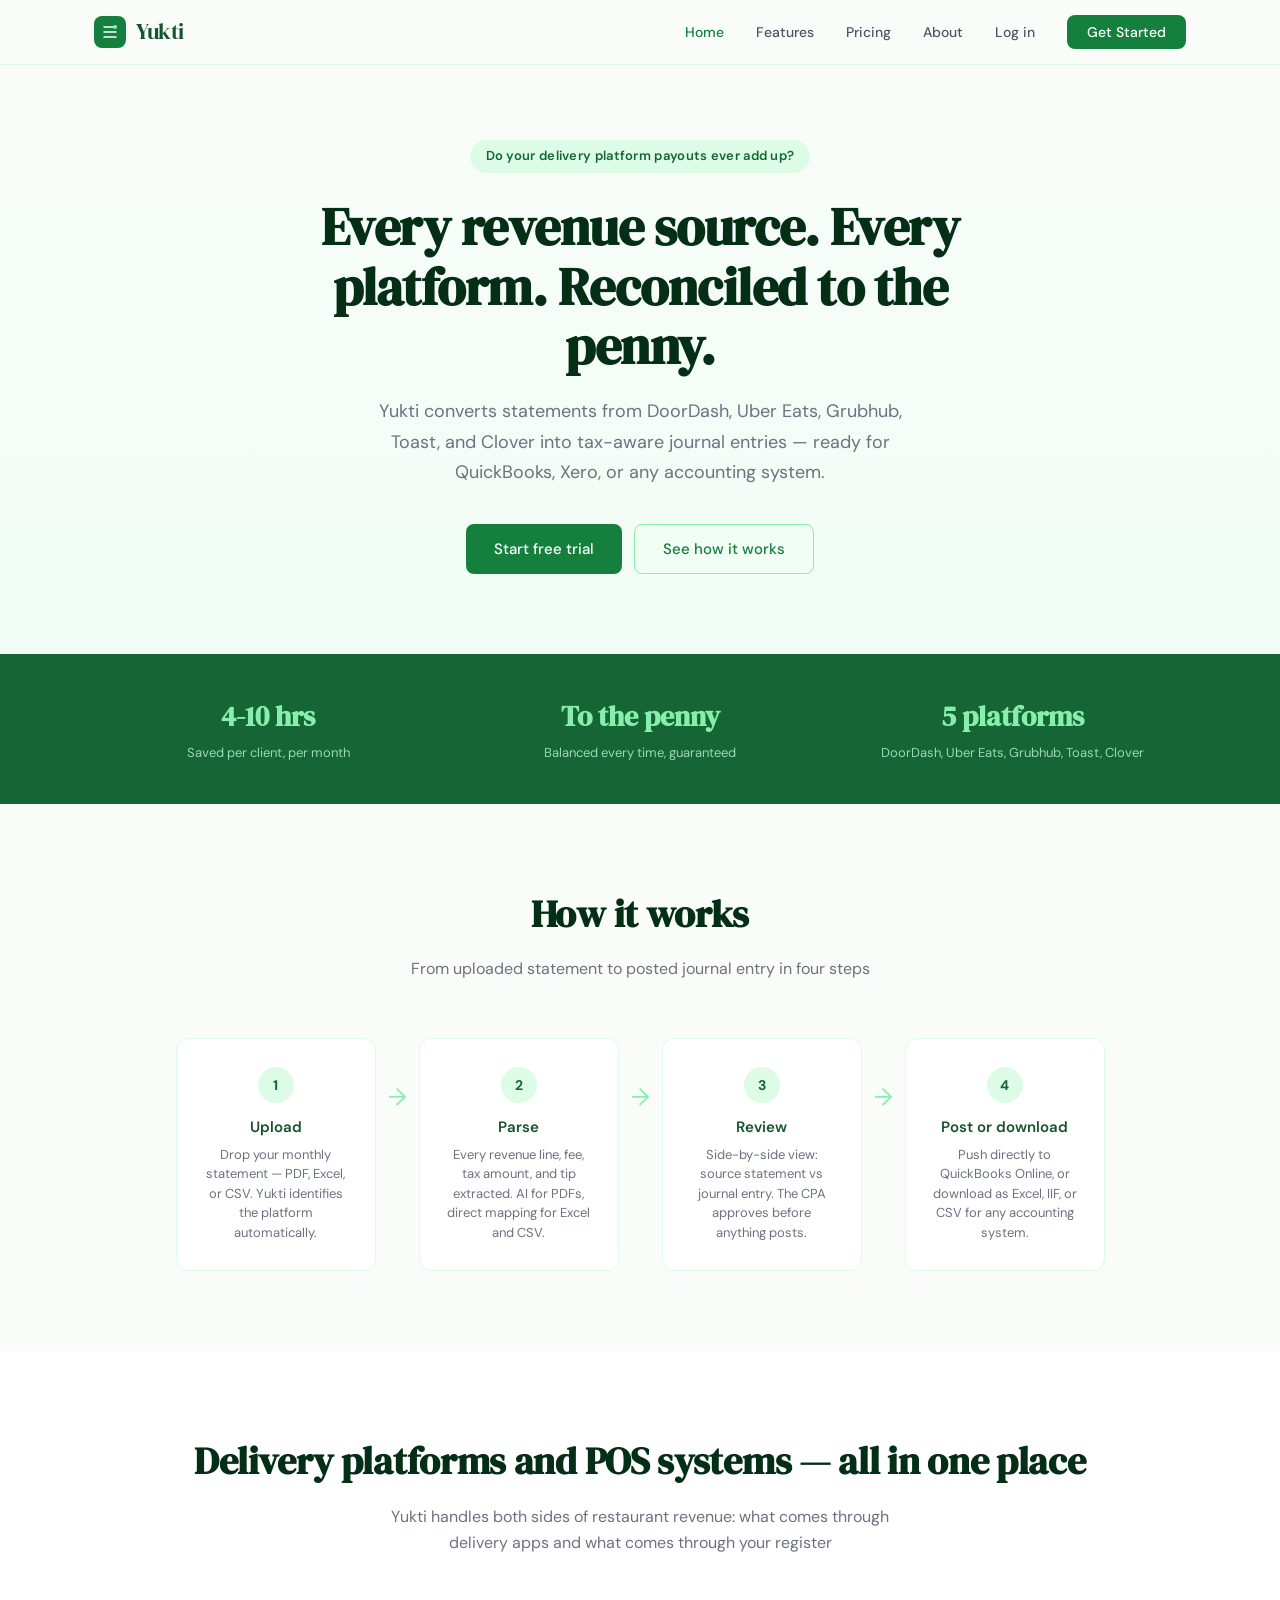
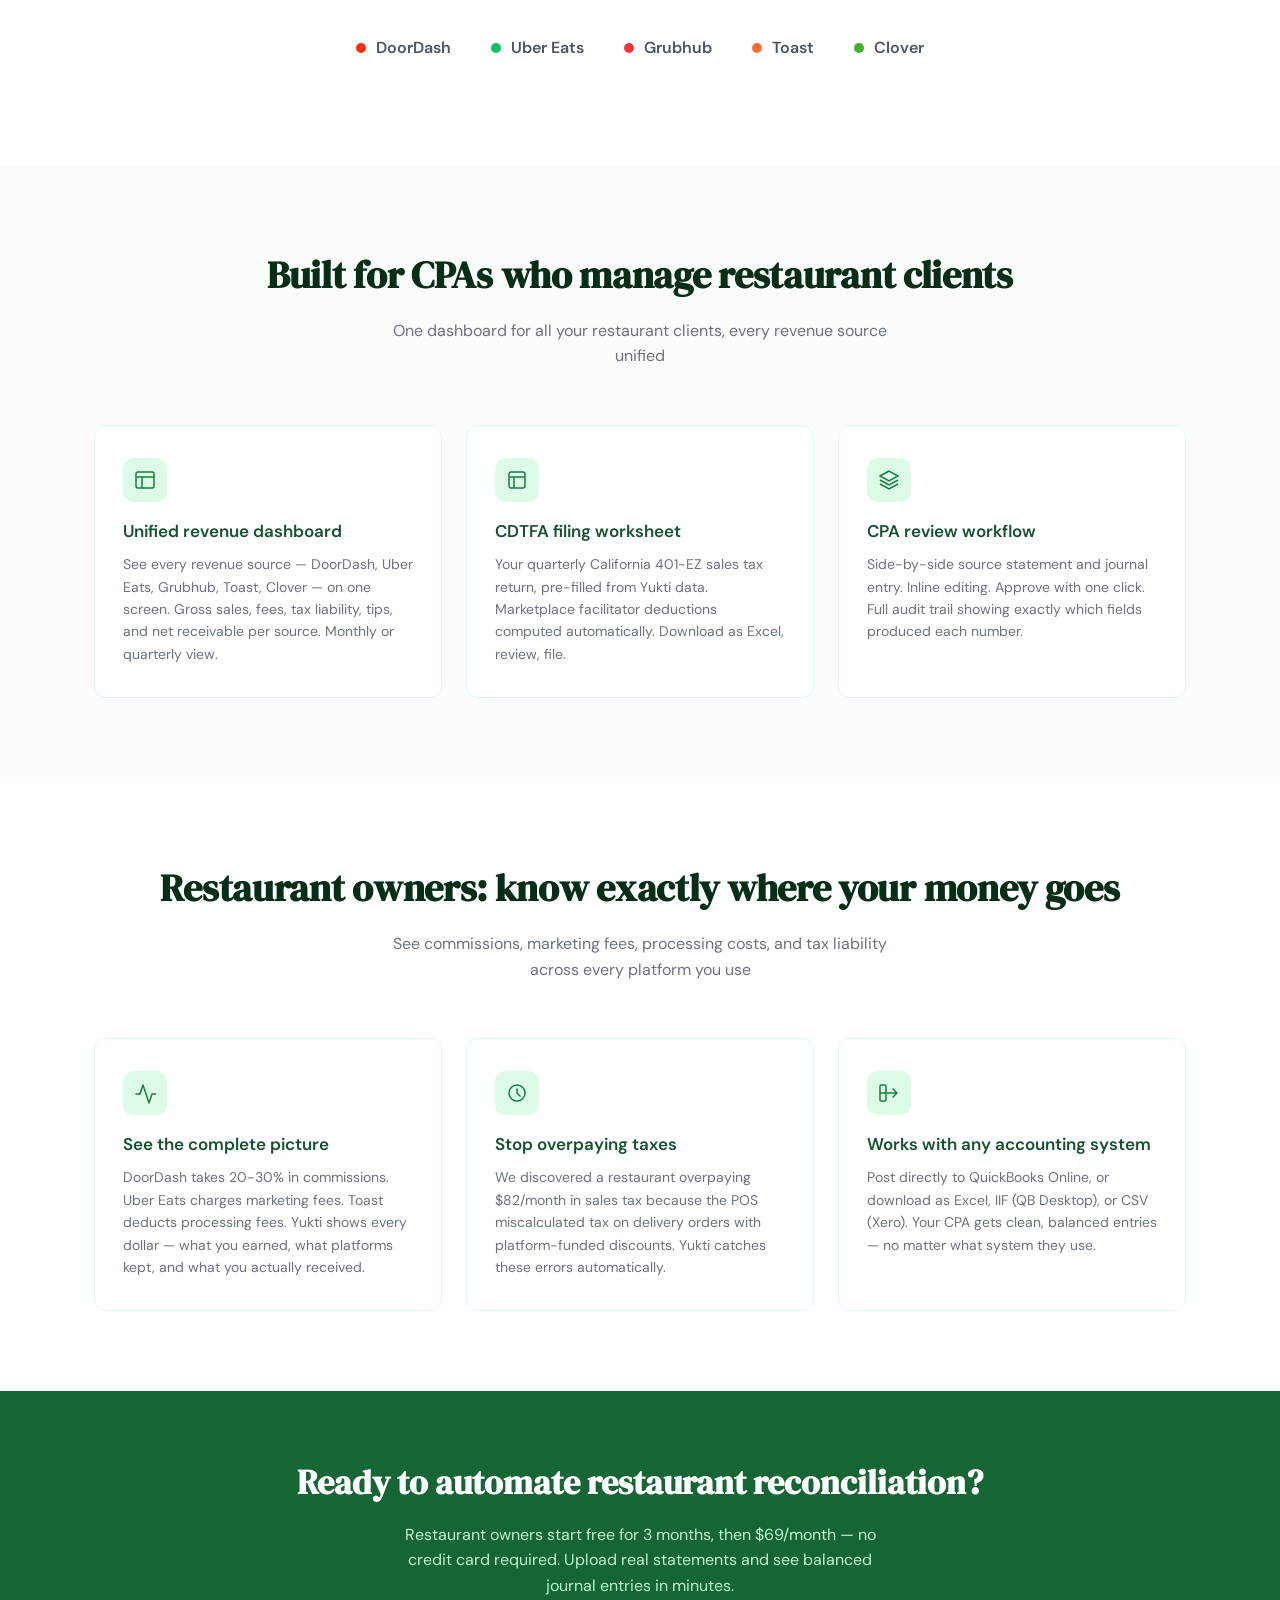
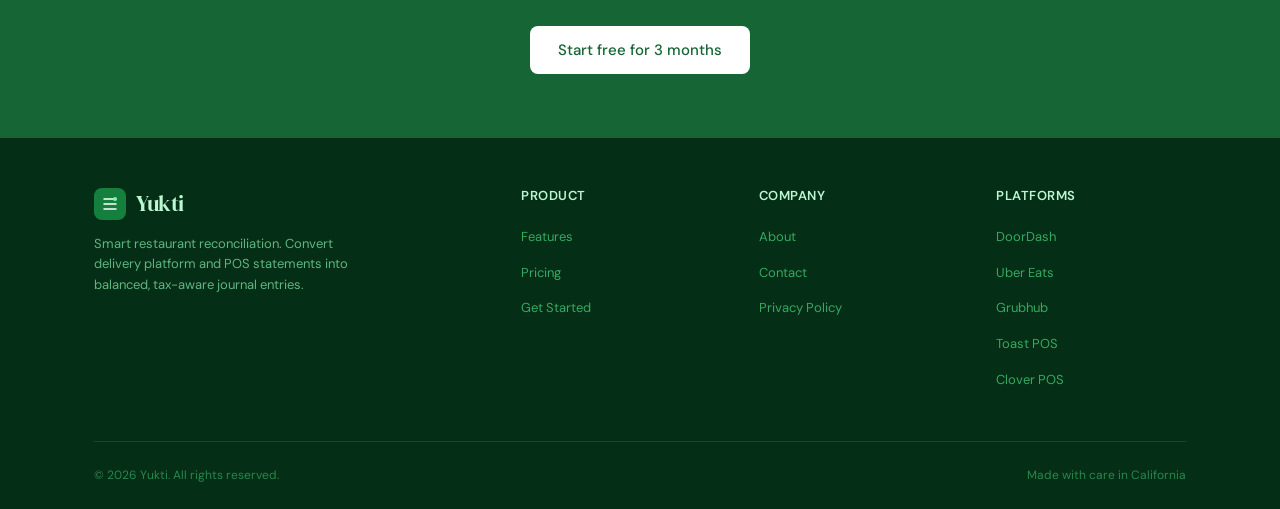
<file: index.html>
<!DOCTYPE html>
<html lang="en">
<head>
  <meta charset="UTF-8">
  <meta name="viewport" content="width=device-width, initial-scale=1.0">
  <title>Yukti — Smart Restaurant Revenue Reconciliation for CPAs &amp; Restaurant Owners</title>
  <meta name="description" content="Yukti converts DoorDash, Uber Eats, Grubhub, Toast, and Clover statements into balanced, tax-aware journal entries. Built for CPAs managing restaurant clients and restaurant owners who want every revenue stream reconciled to the penny.">
  <meta name="keywords" content="restaurant revenue reconciliation, delivery platform reconciliation, DoorDash statement reconciliation, Uber Eats reconciliation, Grubhub reconciliation, Toast POS reconciliation, Clover POS reconciliation, restaurant journal entry automation, QuickBooks restaurant import, CDTFA sales tax worksheet, marketplace facilitator tax, CPA restaurant clients">
  <meta name="robots" content="index, follow">
  <link rel="canonical" href="https://www.goyukti.com/">

  <!-- Open Graph -->
  <meta property="og:type" content="website">
  <meta property="og:title" content="Yukti — Smart Restaurant Revenue Reconciliation">
  <meta property="og:description" content="Convert DoorDash, Uber Eats, Grubhub, Toast, and Clover statements into balanced journal entries. For CPAs and restaurant owners.">
  <meta property="og:url" content="https://www.goyukti.com/">
  <meta property="og:image" content="https://www.goyukti.com/og-image.png">
  <meta property="og:image:width" content="1200">
  <meta property="og:image:height" content="630">
  <meta property="og:site_name" content="Yukti">
  <meta property="og:locale" content="en_US">

  <!-- Twitter Card -->
  <meta name="twitter:card" content="summary_large_image">
  <meta name="twitter:title" content="Yukti — Smart Restaurant Revenue Reconciliation">
  <meta name="twitter:description" content="Convert delivery platform and POS statements into balanced, tax-aware journal entries. Built for CPAs and restaurant owners.">
  <meta name="twitter:image" content="https://www.goyukti.com/og-image.png">

  <!-- Schema.org Organization -->
  <script type="application/ld+json">
  {
    "@context": "https://schema.org",
    "@type": "SoftwareApplication",
    "name": "Yukti",
    "applicationCategory": "FinanceApplication",
    "operatingSystem": "Web",
    "description": "AI-powered restaurant revenue reconciliation platform that converts delivery platform and POS statements from DoorDash, Uber Eats, Grubhub, Toast, and Clover into balanced, tax-aware journal entries compatible with QuickBooks, Xero, and other accounting systems.",
    "url": "https://www.goyukti.com",
    "offers": [
      {
        "@type": "Offer",
        "name": "Restaurant Owner Plan",
        "price": "69.00",
        "priceCurrency": "USD",
        "billingIncrement": "month",
        "description": "Free for 3 months, then $69 per month per restaurant. All platforms supported. Up to 10 statements per month."
      },
      {
        "@type": "Offer",
        "name": "CPA Firm Plan",
        "price": "299.00",
        "priceCurrency": "USD",
        "billingIncrement": "month",
        "description": "Up to 5 restaurant clients included, plus $39 per additional restaurant."
      }
    ],
    "featureList": [
      "DoorDash statement parsing",
      "Uber Eats statement parsing",
      "Grubhub statement parsing",
      "Toast POS reconciliation",
      "Clover POS reconciliation",
      "QuickBooks Online direct posting",
      "Excel, IIF, and CSV journal entry downloads",
      "CDTFA 401-EZ sales tax filing worksheet",
      "Marketplace facilitator tax handling",
      "CPA multi-client dashboard"
    ],
    "provider": {
      "@type": "Organization",
      "name": "Yukti",
      "url": "https://www.goyukti.com",
      "address": {
        "@type": "PostalAddress",
        "addressLocality": "Anaheim",
        "addressRegion": "CA",
        "addressCountry": "US"
      }
    }
  }
  </script>

  <link rel="preconnect" href="https://fonts.googleapis.com">
  <link rel="preconnect" href="https://fonts.gstatic.com" crossorigin>
  <link href="https://fonts.googleapis.com/css2?family=DM+Sans:wght@400;500;600;700&family=DM+Serif+Display&display=swap" rel="stylesheet">
  <link rel="stylesheet" href="css/styles.css">
  <link rel="icon" href="data:image/svg+xml,<svg xmlns='http://www.w3.org/2000/svg' viewBox='0 0 32 32'><rect width='32' height='32' rx='6' fill='%2315803D'/><text x='16' y='22' text-anchor='middle' font-size='18' font-weight='bold' fill='white'>Y</text></svg>">
</head>
<body>

  <!-- Shared navigation. Edit js/site-chrome.js -->
  <script src="js/site-chrome.js" data-chrome="nav"></script>

  <!-- Hero -->
  <header class="hero">
    <div class="container">
      <div class="hero-badge">Do your delivery platform payouts ever add up?</div>
      <h1>Every revenue source. Every platform. Reconciled to the penny.</h1>
      <p>Yukti converts statements from DoorDash, Uber Eats, Grubhub, Toast, and Clover into tax-aware journal entries — ready for QuickBooks, Xero, or any accounting system.</p>
      <div class="hero-buttons">
        <a href="https://app.goyukti.com/register" class="btn-primary">Start free trial</a>
        <a href="features.html" class="btn-secondary">See how it works</a>
      </div>
    </div>
  </header>

  <!-- Stats Bar -->
  <section class="stats-bar" aria-label="Key benefits">
    <div class="container">
      <div class="stats-grid">
        <div class="stat-item">
          <h3>4-10 hrs</h3>
          <p>Saved per client, per month</p>
        </div>
        <div class="stat-item">
          <h3>To the penny</h3>
          <p>Balanced every time, guaranteed</p>
        </div>
        <div class="stat-item">
          <h3>5 platforms</h3>
          <p>DoorDash, Uber Eats, Grubhub, Toast, Clover</p>
        </div>
      </div>
    </div>
  </section>

  <!-- How It Works -->
  <section class="section" aria-labelledby="how-it-works">
    <div class="container">
      <div class="section-header">
        <h2 id="how-it-works">How it works</h2>
        <p>From uploaded statement to posted journal entry in four steps</p>
      </div>
      <div class="flow-steps">
        <div class="flow-step">
          <div class="flow-step-number">1</div>
          <h4>Upload</h4>
          <p>Drop your monthly statement — PDF, Excel, or CSV. Yukti identifies the platform automatically.</p>
        </div>
        <div class="flow-arrow" aria-hidden="true">→</div>
        <div class="flow-step">
          <div class="flow-step-number">2</div>
          <h4>Parse</h4>
          <p>Every revenue line, fee, tax amount, and tip extracted. AI for PDFs, direct mapping for Excel and CSV.</p>
        </div>
        <div class="flow-arrow" aria-hidden="true">→</div>
        <div class="flow-step">
          <div class="flow-step-number">3</div>
          <h4>Review</h4>
          <p>Side-by-side view: source statement vs journal entry. The CPA approves before anything posts.</p>
        </div>
        <div class="flow-arrow" aria-hidden="true">→</div>
        <div class="flow-step">
          <div class="flow-step-number">4</div>
          <h4>Post or download</h4>
          <p>Push directly to QuickBooks Online, or download as Excel, IIF, or CSV for any accounting system.</p>
        </div>
      </div>
    </div>
  </section>

  <!-- Platforms -->
  <section class="section section-alt" aria-labelledby="platforms">
    <div class="container">
      <div class="section-header">
        <h2 id="platforms">Delivery platforms and POS systems — all in one place</h2>
        <p>Yukti handles both sides of restaurant revenue: what comes through delivery apps and what comes through your register</p>
      </div>
      <div class="platforms">
        <div class="platform-item">
          <div class="platform-dot" style="background: #FF3008;"></div>
          DoorDash
        </div>
        <div class="platform-item">
          <div class="platform-dot" style="background: #06C167;"></div>
          Uber Eats
        </div>
        <div class="platform-item">
          <div class="platform-dot" style="background: #F63440;"></div>
          Grubhub
        </div>
        <div class="platform-item">
          <div class="platform-dot" style="background: #FF6B35;"></div>
          Toast
        </div>
        <div class="platform-item">
          <div class="platform-dot" style="background: #43B02A;"></div>
          Clover
        </div>
      </div>
    </div>
  </section>

  <!-- For CPAs -->
  <section class="section" aria-labelledby="for-cpas">
    <div class="container">
      <div class="section-header">
        <h2 id="for-cpas">Built for CPAs who manage restaurant clients</h2>
        <p>One dashboard for all your restaurant clients, every revenue source unified</p>
      </div>
      <div class="feature-grid">
        <div class="feature-card">
          <div class="feature-icon">
            <svg width="22" height="22" viewBox="0 0 22 22" fill="none" aria-hidden="true"><rect x="2" y="3" width="18" height="16" rx="2" stroke="#15803D" stroke-width="1.5"/><path d="M2 8h18" stroke="#15803D" stroke-width="1.5"/><path d="M8 8v11" stroke="#15803D" stroke-width="1.5"/></svg>
          </div>
          <h3>Unified revenue dashboard</h3>
          <p>See every revenue source — DoorDash, Uber Eats, Grubhub, Toast, Clover — on one screen. Gross sales, fees, tax liability, tips, and net receivable per source. Monthly or quarterly view.</p>
        </div>
        <div class="feature-card">
          <div class="feature-icon">
            <svg width="22" height="22" viewBox="0 0 22 22" fill="none" aria-hidden="true"><rect x="3" y="3" width="16" height="16" rx="2" stroke="#15803D" stroke-width="1.5"/><path d="M3 8h16M8 8v11" stroke="#15803D" stroke-width="1.5"/></svg>
          </div>
          <h3>CDTFA filing worksheet</h3>
          <p>Your quarterly California 401-EZ sales tax return, pre-filled from Yukti data. Marketplace facilitator deductions computed automatically. Download as Excel, review, file.</p>
        </div>
        <div class="feature-card">
          <div class="feature-icon">
            <svg width="22" height="22" viewBox="0 0 22 22" fill="none" aria-hidden="true"><path d="M11 2L2 7l9 5 9-5-9-5z" stroke="#15803D" stroke-width="1.5"/><path d="M2 15l9 5 9-5" stroke="#15803D" stroke-width="1.5"/><path d="M2 11l9 5 9-5" stroke="#15803D" stroke-width="1.5"/></svg>
          </div>
          <h3>CPA review workflow</h3>
          <p>Side-by-side source statement and journal entry. Inline editing. Approve with one click. Full audit trail showing exactly which fields produced each number.</p>
        </div>
      </div>
    </div>
  </section>

  <!-- For Restaurant Owners -->
  <section class="section section-alt" aria-labelledby="for-owners">
    <div class="container">
      <div class="section-header">
        <h2 id="for-owners">Restaurant owners: know exactly where your money goes</h2>
        <p>See commissions, marketing fees, processing costs, and tax liability across every platform you use</p>
      </div>
      <div class="feature-grid">
        <div class="feature-card">
          <div class="feature-icon">
            <svg width="22" height="22" viewBox="0 0 22 22" fill="none" aria-hidden="true"><path d="M22 12h-4l-3 9L9 3l-3 9H2" stroke="#15803D" stroke-width="1.5" stroke-linecap="round" stroke-linejoin="round"/></svg>
          </div>
          <h3>See the complete picture</h3>
          <p>DoorDash takes 20-30% in commissions. Uber Eats charges marketing fees. Toast deducts processing fees. Yukti shows every dollar — what you earned, what platforms kept, and what you actually received.</p>
        </div>
        <div class="feature-card">
          <div class="feature-icon">
            <svg width="22" height="22" viewBox="0 0 22 22" fill="none" aria-hidden="true"><circle cx="11" cy="11" r="8" stroke="#15803D" stroke-width="1.5"/><path d="M11 7v4l3 3" stroke="#15803D" stroke-width="1.5" stroke-linecap="round"/></svg>
          </div>
          <h3>Stop overpaying taxes</h3>
          <p>We discovered a restaurant overpaying $82/month in sales tax because the POS miscalculated tax on delivery orders with platform-funded discounts. Yukti catches these errors automatically.</p>
        </div>
        <div class="feature-card">
          <div class="feature-icon">
            <svg width="22" height="22" viewBox="0 0 22 22" fill="none" aria-hidden="true"><path d="M19 11H3M19 11l-4-4M19 11l-4 4" stroke="#15803D" stroke-width="1.5" stroke-linecap="round"/><rect x="2" y="3" width="6" height="16" rx="1" stroke="#15803D" stroke-width="1.5"/></svg>
          </div>
          <h3>Works with any accounting system</h3>
          <p>Post directly to QuickBooks Online, or download as Excel, IIF (QB Desktop), or CSV (Xero). Your CPA gets clean, balanced entries — no matter what system they use.</p>
        </div>
      </div>
    </div>
  </section>

  <!-- CTA Banner -->
  <section class="cta-banner">
    <div class="container">
      <h2>Ready to automate restaurant reconciliation?</h2>
      <p>Restaurant owners start free for 3 months, then $69/month — no credit card required. Upload real statements and see balanced journal entries in minutes.</p>
      <a href="https://app.goyukti.com/register" class="btn-primary">Start free for 3 months</a>
    </div>
  </section>

  <!-- Shared footer. Edit js/site-chrome.js -->
  <script src="js/site-chrome.js" data-chrome="footer"></script>

</body>
</html>
</file>
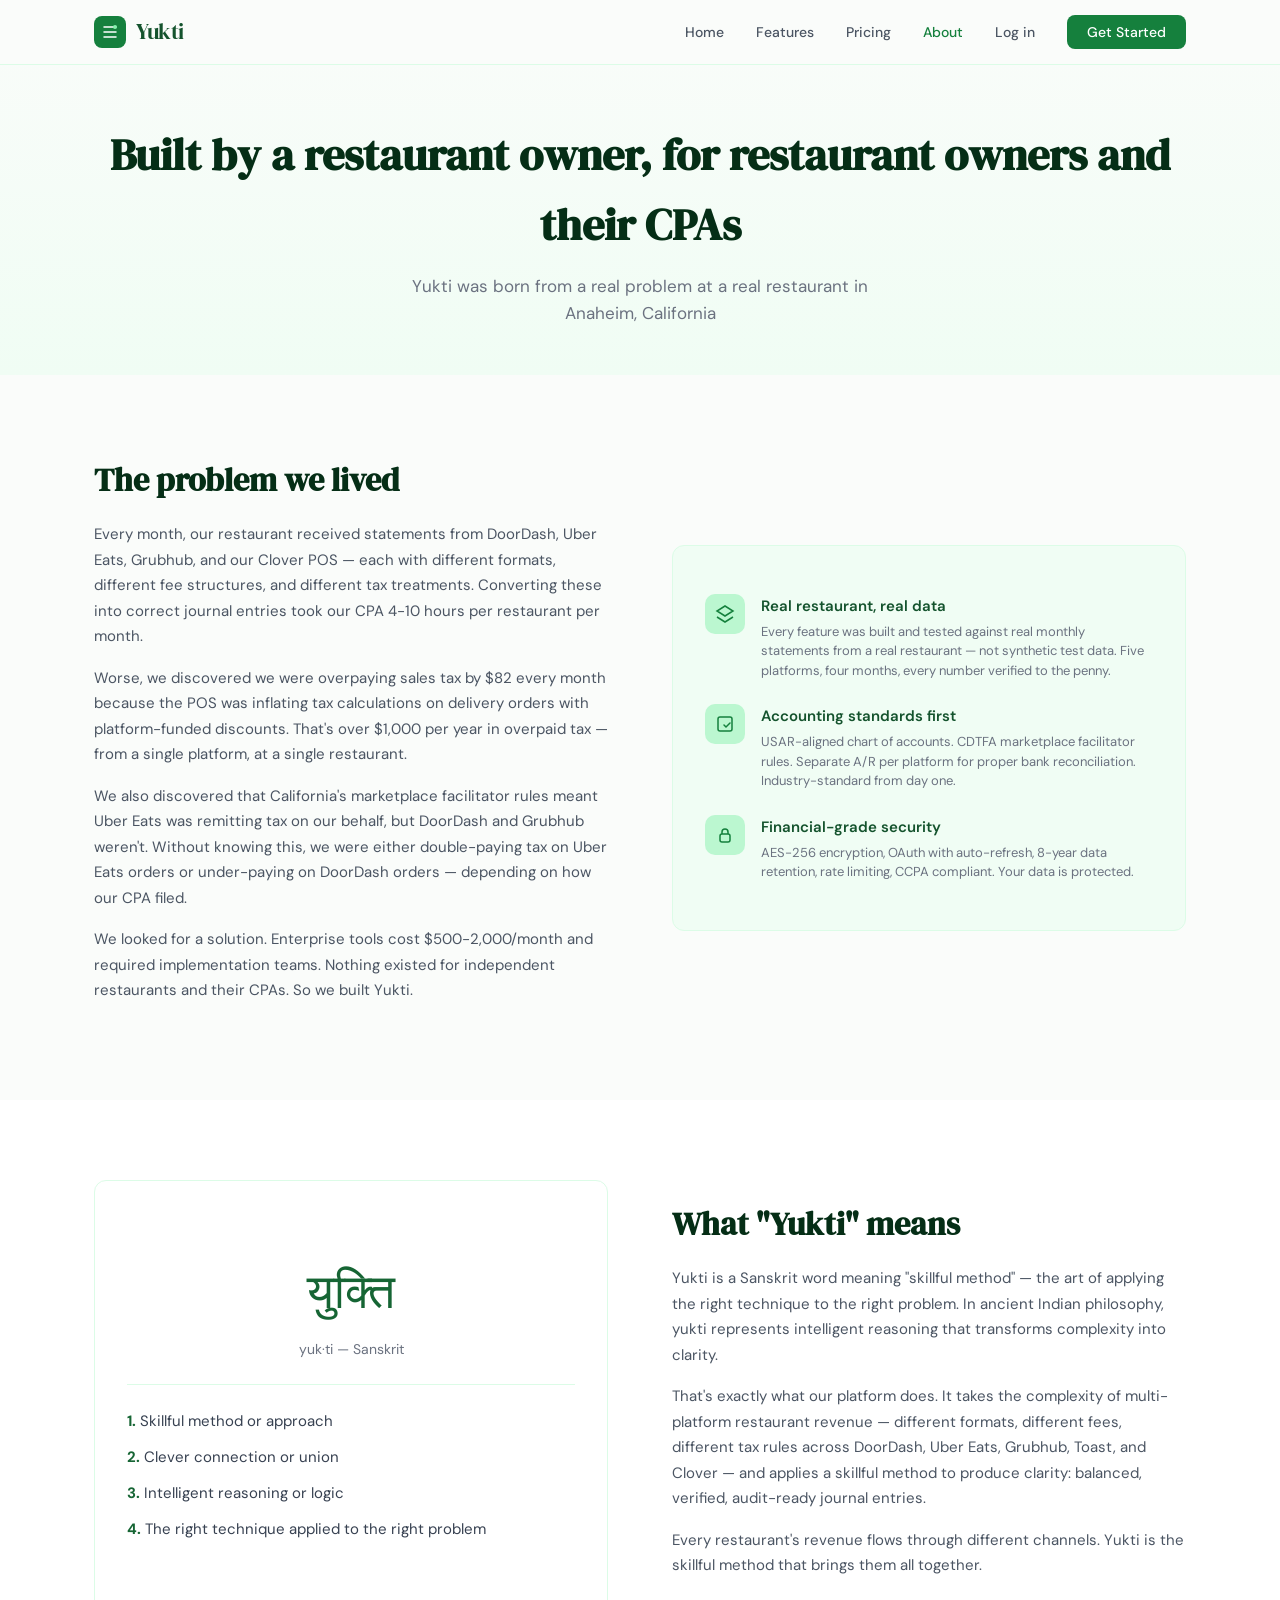
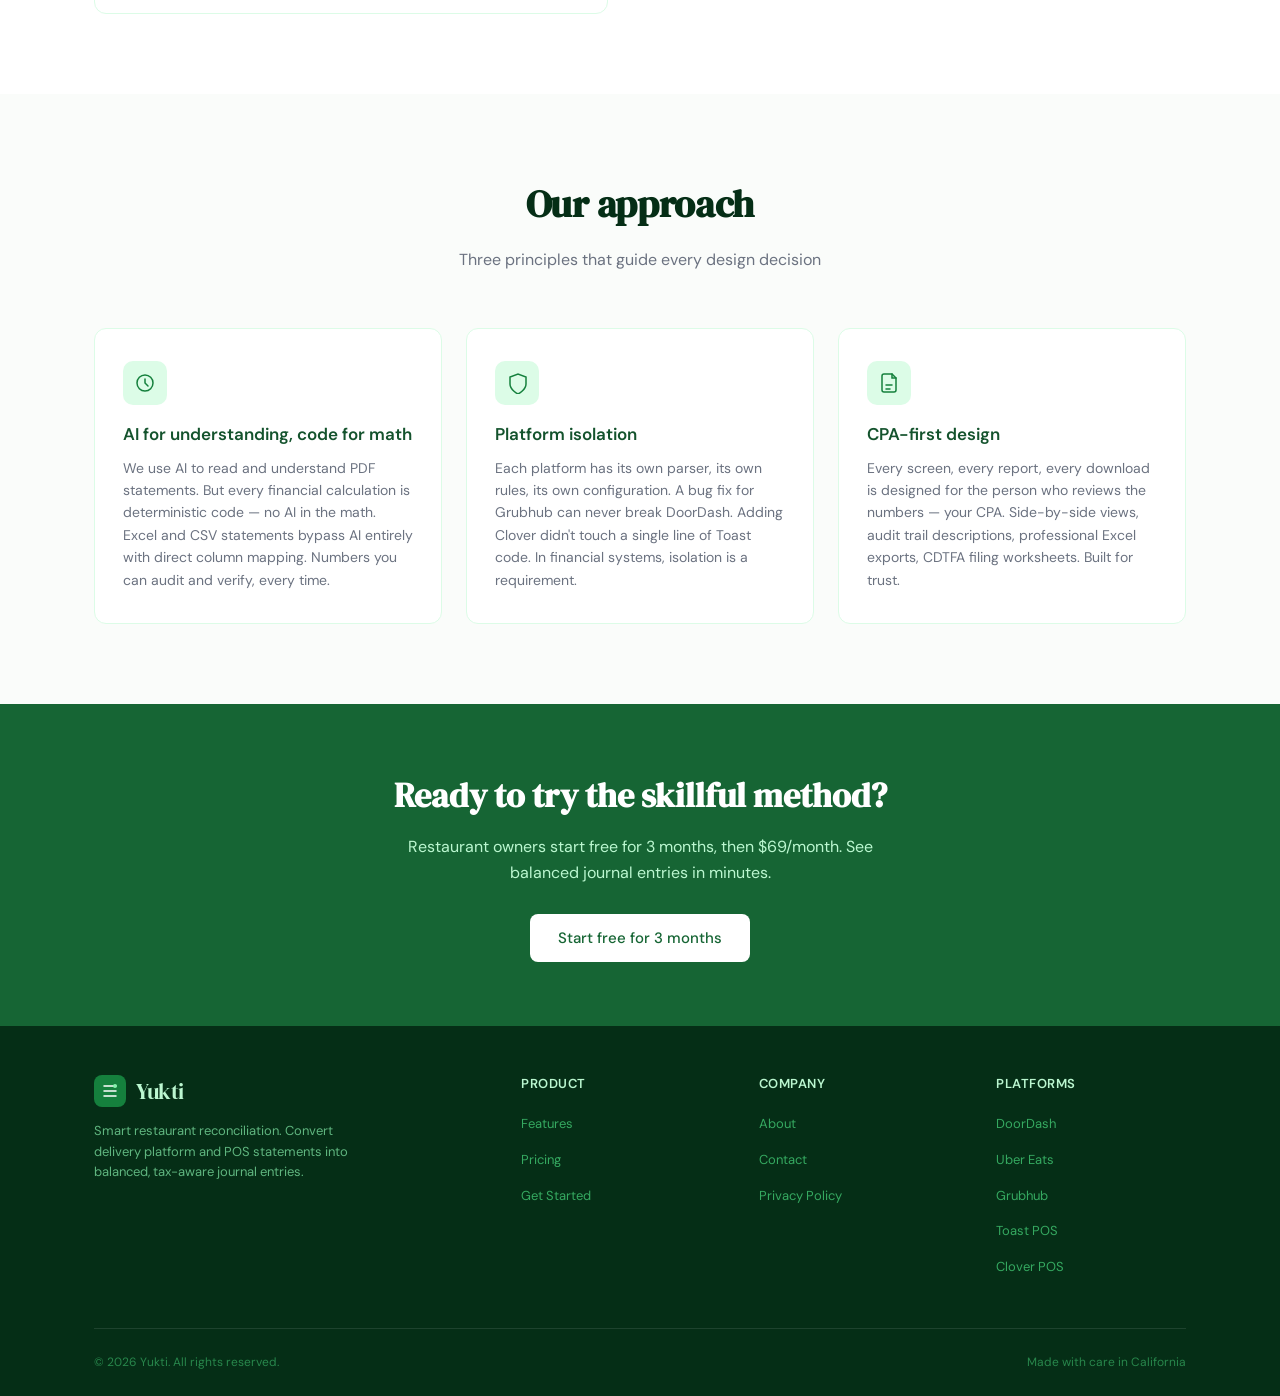
<file: about.html>
<!DOCTYPE html>
<html lang="en">
<head>
  <meta charset="UTF-8">
  <meta name="viewport" content="width=device-width, initial-scale=1.0">
  <title>About Yukti — Restaurant Revenue Reconciliation, Built by a Restaurant Owner</title>
  <meta name="description" content="Yukti was born from a real restaurant's struggle with multi-platform revenue reconciliation. Built by a restaurant owner who discovered $82/month in tax overpayments from POS miscalculations on delivery orders.">
  <meta name="robots" content="index, follow">
  <link rel="canonical" href="https://www.goyukti.com/about.html">
  <meta property="og:type" content="website">
  <meta property="og:title" content="About Yukti — Built by a Restaurant Owner">
  <meta property="og:description" content="Born from a real problem at a real restaurant. Five platforms, every statement reconciled.">
  <meta property="og:url" content="https://www.goyukti.com/about.html">
  <meta property="og:image" content="https://www.goyukti.com/og-image.png">
  <meta property="og:image:width" content="1200">
  <meta property="og:image:height" content="630">
  <link rel="preconnect" href="https://fonts.googleapis.com">
  <link rel="preconnect" href="https://fonts.gstatic.com" crossorigin>
  <link href="https://fonts.googleapis.com/css2?family=DM+Sans:wght@400;500;600;700&family=DM+Serif+Display&display=swap" rel="stylesheet">
  <link rel="stylesheet" href="css/styles.css">
  <link rel="icon" href="data:image/svg+xml,<svg xmlns='http://www.w3.org/2000/svg' viewBox='0 0 32 32'><rect width='32' height='32' rx='6' fill='%2315803D'/><text x='16' y='22' text-anchor='middle' font-size='18' font-weight='bold' fill='white'>Y</text></svg>">
</head>
<body>

  <!-- Shared navigation. Edit js/site-chrome.js -->
  <script src="js/site-chrome.js" data-chrome="nav"></script>

  <header class="page-header">
    <div class="container">
      <h1>Built by a restaurant owner, for restaurant owners and their CPAs</h1>
      <p>Yukti was born from a real problem at a real restaurant in Anaheim, California</p>
    </div>
  </header>

  <section class="section">
    <div class="container">
      <div class="about-grid">
        <div class="about-content">
          <h2>The problem we lived</h2>
          <p>Every month, our restaurant received statements from DoorDash, Uber Eats, Grubhub, and our Clover POS — each with different formats, different fee structures, and different tax treatments. Converting these into correct journal entries took our CPA 4-10 hours per restaurant per month.</p>
          <p>Worse, we discovered we were overpaying sales tax by $82 every month because the POS was inflating tax calculations on delivery orders with platform-funded discounts. That's over $1,000 per year in overpaid tax — from a single platform, at a single restaurant.</p>
          <p>We also discovered that California's marketplace facilitator rules meant Uber Eats was remitting tax on our behalf, but DoorDash and Grubhub weren't. Without knowing this, we were either double-paying tax on Uber Eats orders or under-paying on DoorDash orders — depending on how our CPA filed.</p>
          <p>We looked for a solution. Enterprise tools cost $500-2,000/month and required implementation teams. Nothing existed for independent restaurants and their CPAs. So we built Yukti.</p>
        </div>
        <div class="about-visual">
          <div class="about-value">
            <div class="about-value-icon"><svg width="20" height="20" viewBox="0 0 20 20" fill="none" aria-hidden="true"><path d="M10 2L2 7l8 5 8-5-8-5z" stroke="#15803D" stroke-width="1.5"/><path d="M2 13l8 5 8-5" stroke="#15803D" stroke-width="1.5"/></svg></div>
            <div>
              <h4>Real restaurant, real data</h4>
              <p>Every feature was built and tested against real monthly statements from a real restaurant — not synthetic test data. Five platforms, four months, every number verified to the penny.</p>
            </div>
          </div>
          <div class="about-value">
            <div class="about-value-icon"><svg width="20" height="20" viewBox="0 0 20 20" fill="none" aria-hidden="true"><path d="M9 11l2 2 4-4" stroke="#15803D" stroke-width="1.5" stroke-linecap="round"/><rect x="3" y="3" width="14" height="14" rx="2" stroke="#15803D" stroke-width="1.5"/></svg></div>
            <div>
              <h4>Accounting standards first</h4>
              <p>USAR-aligned chart of accounts. CDTFA marketplace facilitator rules. Separate A/R per platform for proper bank reconciliation. Industry-standard from day one.</p>
            </div>
          </div>
          <div class="about-value">
            <div class="about-value-icon"><svg width="20" height="20" viewBox="0 0 20 20" fill="none" aria-hidden="true"><rect x="5" y="9" width="10" height="8" rx="2" stroke="#15803D" stroke-width="1.5"/><path d="M7 9V7a3 3 0 016 0v2" stroke="#15803D" stroke-width="1.5"/></svg></div>
            <div>
              <h4>Financial-grade security</h4>
              <p>AES-256 encryption, OAuth with auto-refresh, 8-year data retention, rate limiting, CCPA compliant. Your data is protected.</p>
            </div>
          </div>
        </div>
      </div>
    </div>
  </section>

  <section class="section section-alt">
    <div class="container">
      <div class="about-grid">
        <div class="about-visual" style="background: #fff; border: 1px solid var(--green-100);">
          <div style="text-align: center; padding: 24px 0;">
            <p style="font-family: var(--font-display); font-size: 48px; color: var(--green-800); margin-bottom: 8px;">युक्ति</p>
            <p style="font-size: 14px; color: var(--gray-500); margin-bottom: 24px;">yuk·ti — Sanskrit</p>
            <div style="border-top: 1px solid var(--green-100); padding-top: 24px; text-align: left;">
              <p style="font-size: 15px; color: var(--gray-700); margin-bottom: 12px;"><strong style="color: var(--green-800);">1.</strong> Skillful method or approach</p>
              <p style="font-size: 15px; color: var(--gray-700); margin-bottom: 12px;"><strong style="color: var(--green-800);">2.</strong> Clever connection or union</p>
              <p style="font-size: 15px; color: var(--gray-700); margin-bottom: 12px;"><strong style="color: var(--green-800);">3.</strong> Intelligent reasoning or logic</p>
              <p style="font-size: 15px; color: var(--gray-700);"><strong style="color: var(--green-800);">4.</strong> The right technique applied to the right problem</p>
            </div>
          </div>
        </div>
        <div class="about-content">
          <h2>What "Yukti" means</h2>
          <p>Yukti is a Sanskrit word meaning "skillful method" — the art of applying the right technique to the right problem. In ancient Indian philosophy, yukti represents intelligent reasoning that transforms complexity into clarity.</p>
          <p>That's exactly what our platform does. It takes the complexity of multi-platform restaurant revenue — different formats, different fees, different tax rules across DoorDash, Uber Eats, Grubhub, Toast, and Clover — and applies a skillful method to produce clarity: balanced, verified, audit-ready journal entries.</p>
          <p>Every restaurant's revenue flows through different channels. Yukti is the skillful method that brings them all together.</p>
        </div>
      </div>
    </div>
  </section>

  <section class="section">
    <div class="container">
      <div class="section-header">
        <h2>Our approach</h2>
        <p>Three principles that guide every design decision</p>
      </div>
      <div class="feature-grid">
        <div class="feature-card">
          <div class="feature-icon"><svg width="22" height="22" viewBox="0 0 22 22" fill="none" aria-hidden="true"><circle cx="11" cy="11" r="8" stroke="#15803D" stroke-width="1.5"/><path d="M11 7v4l3 3" stroke="#15803D" stroke-width="1.5" stroke-linecap="round"/></svg></div>
          <h3>AI for understanding, code for math</h3>
          <p>We use AI to read and understand PDF statements. But every financial calculation is deterministic code — no AI in the math. Excel and CSV statements bypass AI entirely with direct column mapping. Numbers you can audit and verify, every time.</p>
        </div>
        <div class="feature-card">
          <div class="feature-icon"><svg width="22" height="22" viewBox="0 0 22 22" fill="none" aria-hidden="true"><path d="M12 22s8-4 8-10V5l-8-3-8 3v7c0 6 8 10 8 10z" stroke="#15803D" stroke-width="1.5"/></svg></div>
          <h3>Platform isolation</h3>
          <p>Each platform has its own parser, its own rules, its own configuration. A bug fix for Grubhub can never break DoorDash. Adding Clover didn't touch a single line of Toast code. In financial systems, isolation is a requirement.</p>
        </div>
        <div class="feature-card">
          <div class="feature-icon"><svg width="22" height="22" viewBox="0 0 22 22" fill="none" aria-hidden="true"><path d="M14 2H6a2 2 0 00-2 2v14a2 2 0 002 2h10a2 2 0 002-2V6l-4-4z" stroke="#15803D" stroke-width="1.5"/><path d="M14 2v4h4M8 13h6M8 17h4" stroke="#15803D" stroke-width="1.5" stroke-linecap="round"/></svg></div>
          <h3>CPA-first design</h3>
          <p>Every screen, every report, every download is designed for the person who reviews the numbers — your CPA. Side-by-side views, audit trail descriptions, professional Excel exports, CDTFA filing worksheets. Built for trust.</p>
        </div>
      </div>
    </div>
  </section>

  <section class="cta-banner">
    <div class="container">
      <h2>Ready to try the skillful method?</h2>
      <p>Restaurant owners start free for 3 months, then $69/month. See balanced journal entries in minutes.</p>
      <a href="https://app.goyukti.com/register" class="btn-primary">Start free for 3 months</a>
    </div>
  </section>

  <!-- Shared footer. Edit js/site-chrome.js -->
  <script src="js/site-chrome.js" data-chrome="footer"></script>

</body>
</html>
</file>
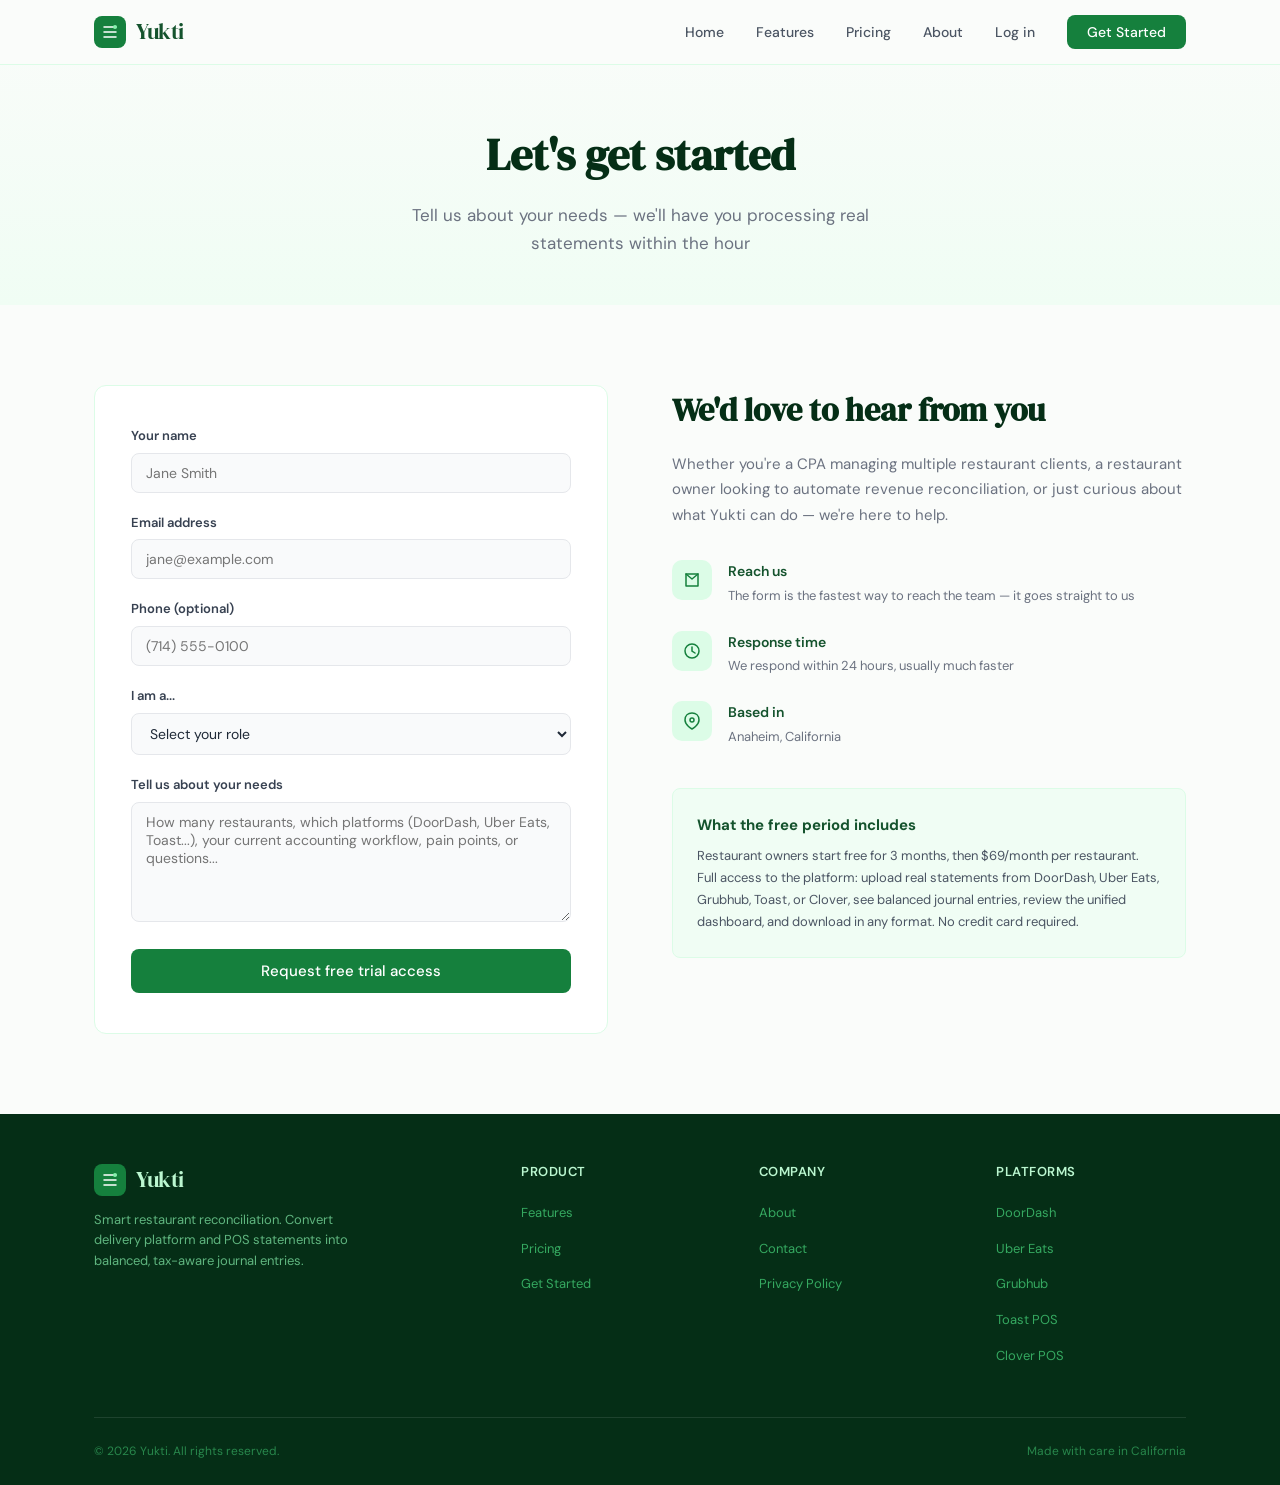
<file: contact.html>
<!DOCTYPE html>
<html lang="en">
<head>
  <meta charset="UTF-8">
  <meta name="viewport" content="width=device-width, initial-scale=1.0">
  <title>Get Started — Yukti Restaurant Reconciliation</title>
  <meta name="description" content="Restaurant owners start free for 3 months, then $69/month. Upload real DoorDash, Uber Eats, Grubhub, Toast, or Clover statements and see balanced journal entries. For CPAs and restaurant owners.">
  <meta name="robots" content="index, follow">
  <link rel="canonical" href="https://www.goyukti.com/contact.html">
  <meta property="og:type" content="website">
  <meta property="og:title" content="Get Started with Yukti — Free for 3 Months">
  <meta property="og:description" content="Restaurant owners start free for 3 months, then $69/month per restaurant. Upload real statements and see balanced journal entries. No credit card required.">
  <meta property="og:url" content="https://www.goyukti.com/contact.html">
  <meta property="og:image" content="https://www.goyukti.com/og-image.png">
  <meta property="og:image:width" content="1200">
  <meta property="og:image:height" content="630">
  <link rel="preconnect" href="https://fonts.googleapis.com">
  <link rel="preconnect" href="https://fonts.gstatic.com" crossorigin>
  <link href="https://fonts.googleapis.com/css2?family=DM+Sans:wght@400;500;600;700&family=DM+Serif+Display&display=swap" rel="stylesheet">
  <link rel="stylesheet" href="css/styles.css">
  <link rel="icon" href="data:image/svg+xml,<svg xmlns='http://www.w3.org/2000/svg' viewBox='0 0 32 32'><rect width='32' height='32' rx='6' fill='%2315803D'/><text x='16' y='22' text-anchor='middle' font-size='18' font-weight='bold' fill='white'>Y</text></svg>">
</head>
<body>

  <!-- Shared navigation. Edit js/site-chrome.js -->
  <script src="js/site-chrome.js" data-chrome="nav"></script>

  <header class="page-header">
    <div class="container">
      <h1>Let's get started</h1>
      <p>Tell us about your needs — we'll have you processing real statements within the hour</p>
    </div>
  </header>

  <section class="section">
    <div class="container">
      <div class="contact-grid">
        <div class="contact-form">
          <form id="contact-form" method="POST">
            <div class="form-group">
              <label for="name">Your name</label>
              <input type="text" id="name" name="entry.830781481" placeholder="Jane Smith" required>
            </div>
            <div class="form-group">
              <label for="email">Email address</label>
              <input type="email" id="email" name="entry.1401763312" placeholder="jane@example.com" required>
            </div>
            <div class="form-group">
              <label for="phone">Phone (optional)</label>
              <input type="tel" id="phone" name="entry.1932099211" placeholder="(714) 555-0100">
            </div>
            <div class="form-group">
              <label for="role">I am a...</label>
              <select id="role" name="entry.1233882160" required>
                <option value="" disabled selected>Select your role</option>
                <option value="Restaurant Owner/Operator">Restaurant owner / operator</option>
                <option value="CPA Firm">CPA firm</option>
                <option value="Restaurant Accountant">Restaurant accountant / bookkeeper</option>
              </select>
            </div>
            <div class="form-group">
              <label for="message">Tell us about your needs</label>
              <textarea id="message" name="entry.432535411" placeholder="How many restaurants, which platforms (DoorDash, Uber Eats, Toast...), your current accounting workflow, pain points, or questions..." required></textarea>
            </div>
            <button type="submit" class="btn-primary" style="width: 100%; justify-content: center;">Request free trial access</button>
          </form>
          <div id="contact-thanks" hidden style="padding: 32px 24px; background: var(--green-50); border: 1px solid var(--green-100); border-radius: var(--radius-sm); text-align: center;">
            <h3 style="color: var(--green-900); margin-bottom: 8px;">Thanks — we got it!</h3>
            <p style="color: var(--gray-600); margin: 0;">We'll be in touch within 24 hours, usually much faster.</p>
          </div>
          <script>
            document.getElementById('contact-form').addEventListener('submit', function (e) {
              e.preventDefault();
              var form = e.target;
              fetch('https://docs.google.com/forms/d/e/1FAIpQLSdFSqdvaiFTsx4cIm07YWxEXjrMdXobFAA3fCujiSxQc02pVw/formResponse', {
                method: 'POST',
                mode: 'no-cors',
                headers: { 'Content-Type': 'application/x-www-form-urlencoded' },
                body: new URLSearchParams(new FormData(form)).toString()
              }).finally(function () {
                form.hidden = true;
                document.getElementById('contact-thanks').hidden = false;
              });
            });
          </script>
        </div>
        <div class="contact-info">
          <h2>We'd love to hear from you</h2>
          <p>Whether you're a CPA managing multiple restaurant clients, a restaurant owner looking to automate revenue reconciliation, or just curious about what Yukti can do — we're here to help.</p>
          
          <div class="contact-detail">
            <div class="contact-detail-icon"><svg width="18" height="18" viewBox="0 0 18 18" fill="none" aria-hidden="true"><path d="M3 3h12v12H3z" stroke="#15803D" stroke-width="1.5" stroke-linecap="round" stroke-linejoin="round"/><path d="M3 3l6 5 6-5" stroke="#15803D" stroke-width="1.5" stroke-linecap="round" stroke-linejoin="round"/></svg></div>
            <div><h4>Reach us</h4><p>The form is the fastest way to reach the team — it goes straight to us</p></div>
          </div>
          <div class="contact-detail">
            <div class="contact-detail-icon"><svg width="18" height="18" viewBox="0 0 18 18" fill="none" aria-hidden="true"><circle cx="9" cy="9" r="7" stroke="#15803D" stroke-width="1.5"/><path d="M9 5v4l3 2" stroke="#15803D" stroke-width="1.5" stroke-linecap="round"/></svg></div>
            <div><h4>Response time</h4><p>We respond within 24 hours, usually much faster</p></div>
          </div>
          <div class="contact-detail">
            <div class="contact-detail-icon"><svg width="18" height="18" viewBox="0 0 18 18" fill="none" aria-hidden="true"><path d="M9 1C5.13 1 2 3.58 2 8c0 5.25 7 9 7 9s7-3.75 7-9c0-4.42-3.13-7-7-7z" stroke="#15803D" stroke-width="1.5"/><circle cx="9" cy="8" r="2" stroke="#15803D" stroke-width="1.5"/></svg></div>
            <div><h4>Based in</h4><p>Anaheim, California</p></div>
          </div>

          <div style="margin-top: 40px; padding: 24px; background: var(--green-50); border-radius: var(--radius-sm); border: 1px solid var(--green-100);">
            <h4 style="font-size: 15px; color: var(--green-900); margin-bottom: 8px;">What the free period includes</h4>
            <p style="font-size: 13px; color: var(--gray-600); line-height: 1.7; margin: 0;">Restaurant owners start free for 3 months, then $69/month per restaurant. Full access to the platform: upload real statements from DoorDash, Uber Eats, Grubhub, Toast, or Clover, see balanced journal entries, review the unified dashboard, and download in any format. No credit card required.</p>
          </div>
        </div>
      </div>
    </div>
  </section>

  <!-- Shared footer. Edit js/site-chrome.js -->
  <script src="js/site-chrome.js" data-chrome="footer"></script>

</body>
</html>
</file>
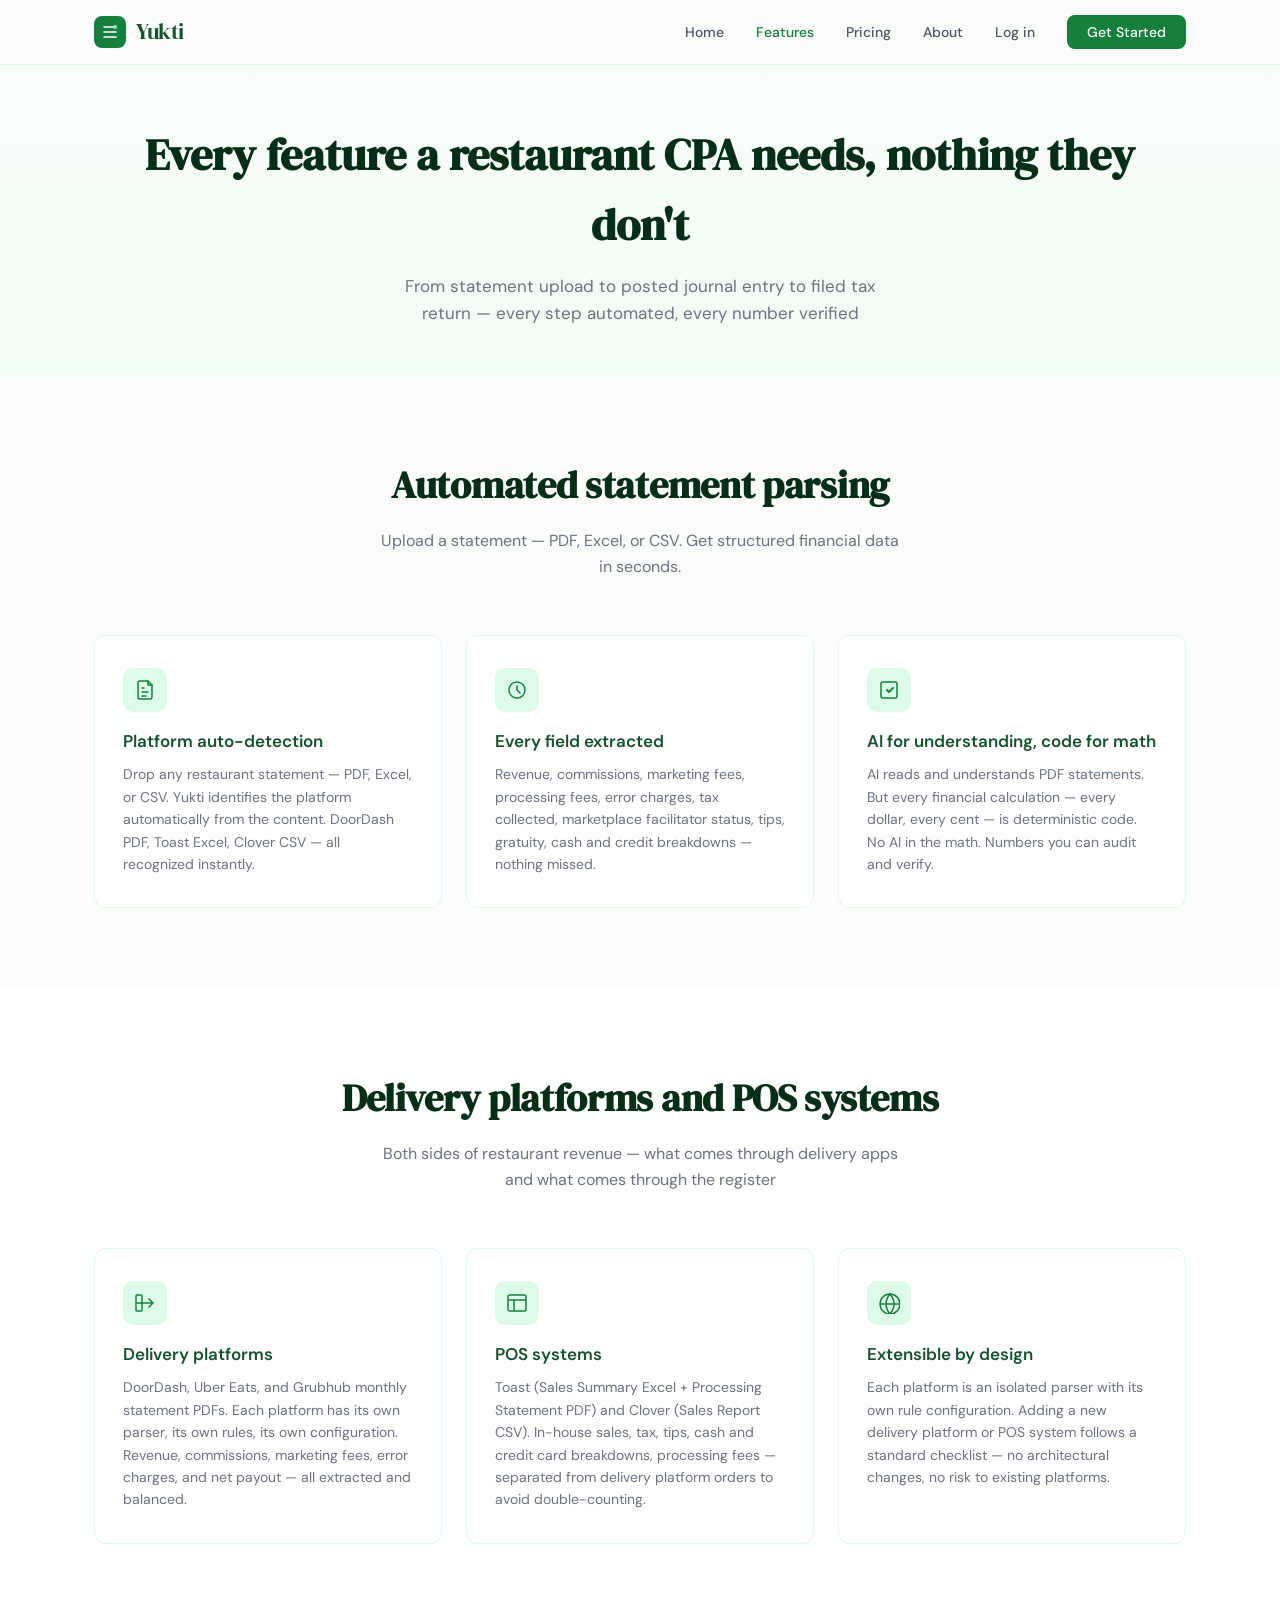
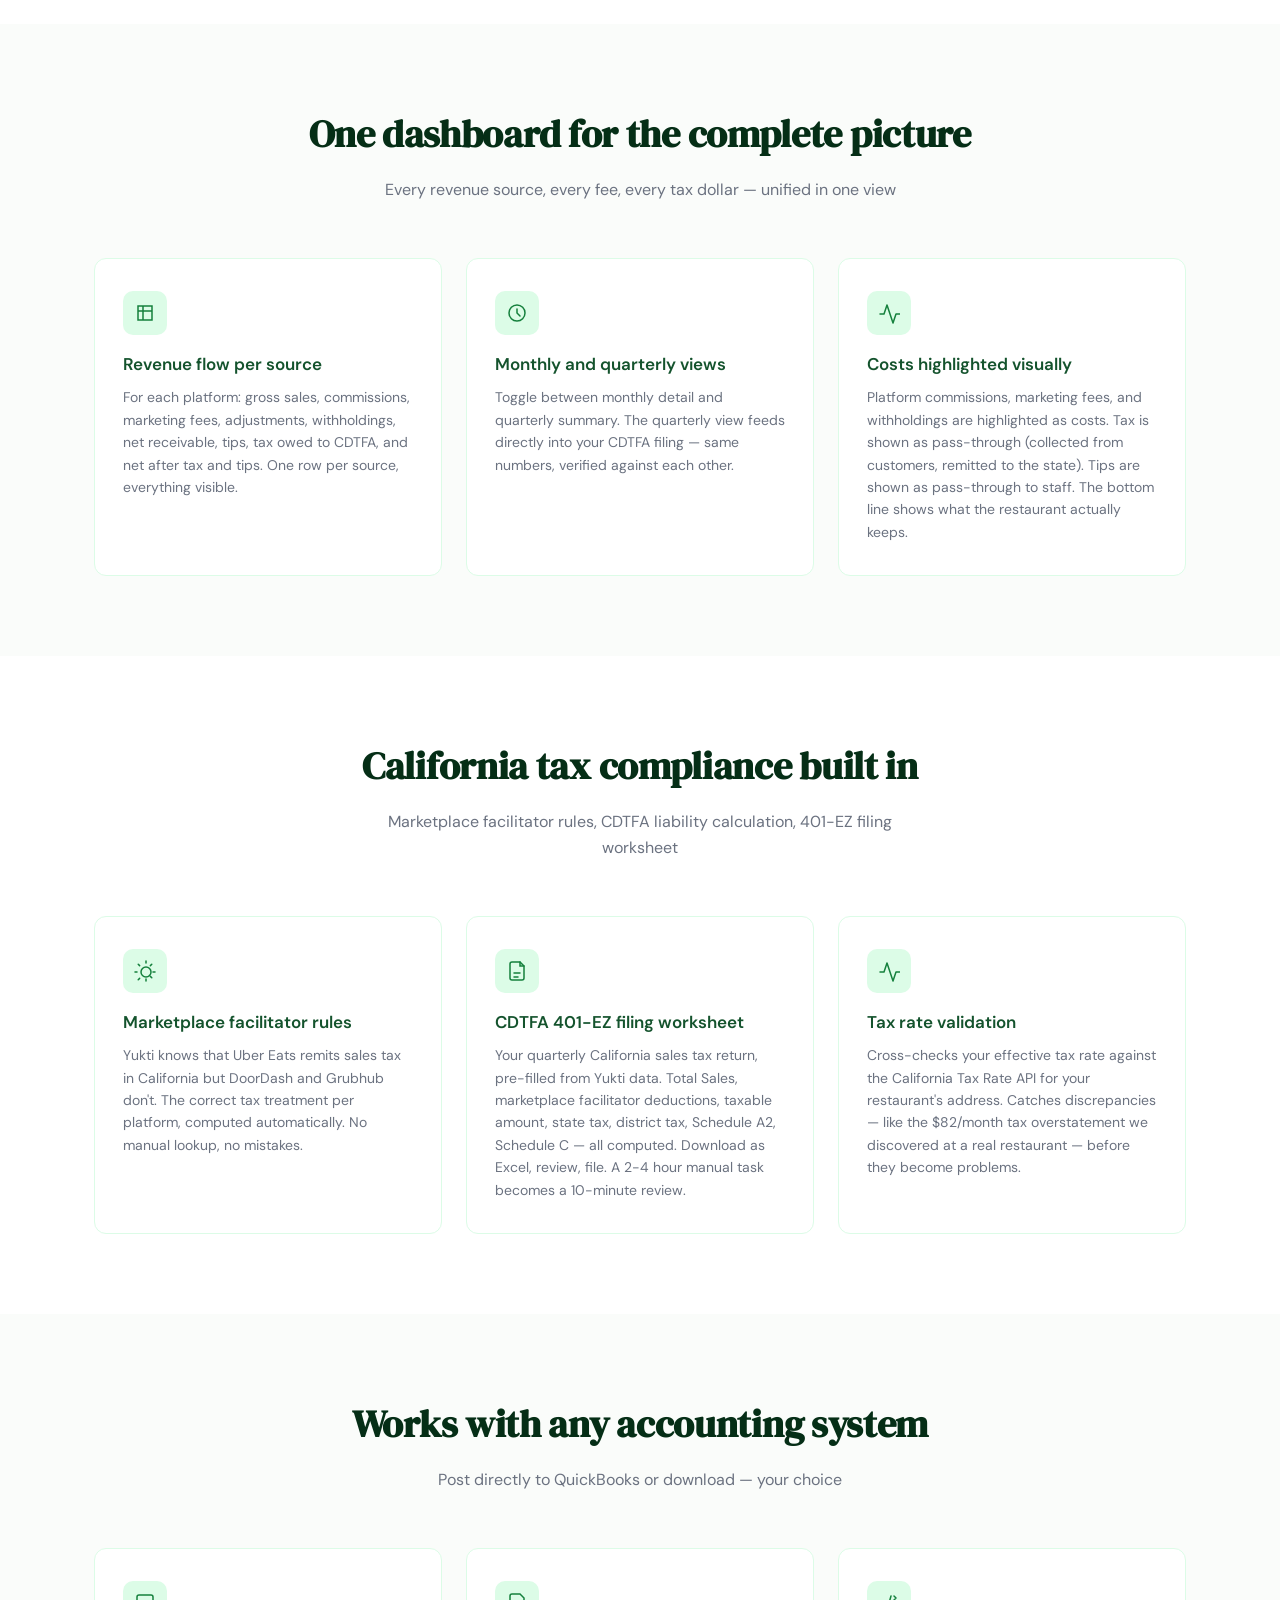
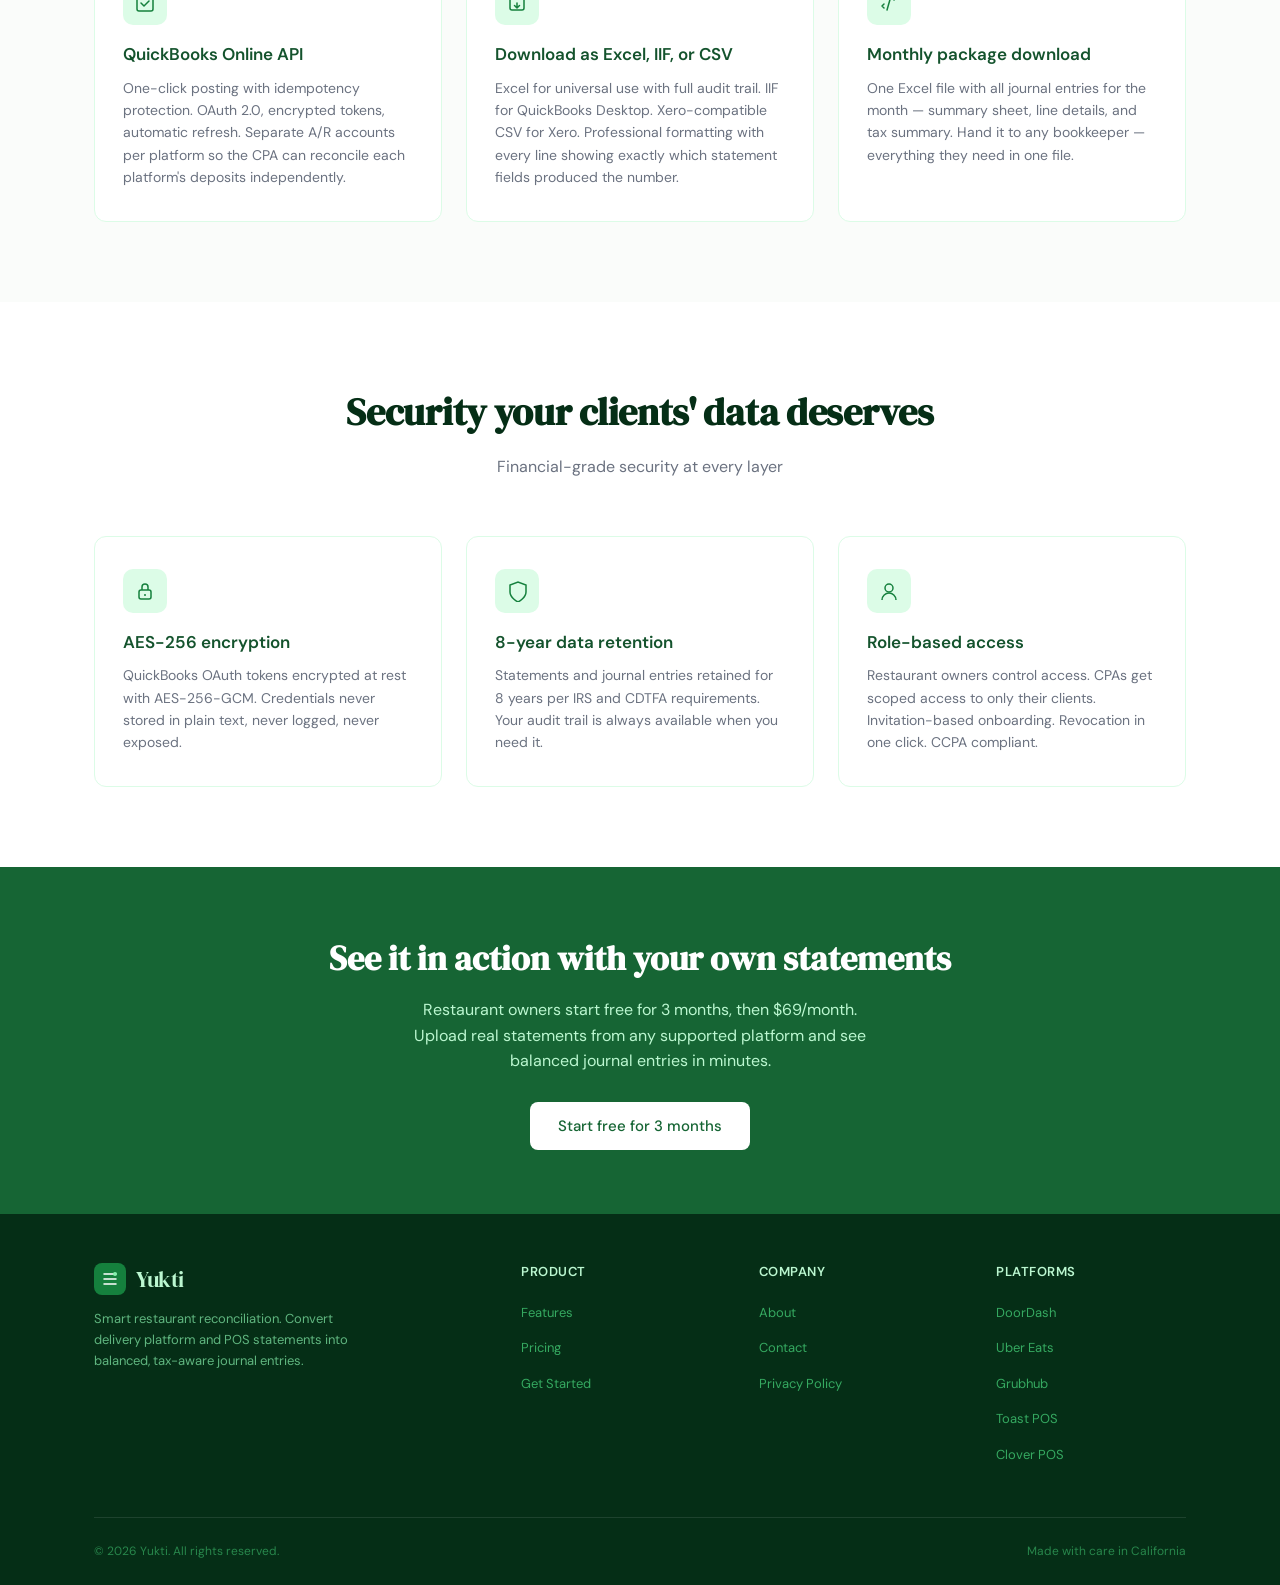
<file: features.html>
<!DOCTYPE html>
<html lang="en">
<head>
  <meta charset="UTF-8">
  <meta name="viewport" content="width=device-width, initial-scale=1.0">
  <title>Features — Yukti Restaurant Revenue Reconciliation</title>
  <meta name="description" content="How Yukti works: automated parsing of DoorDash, Uber Eats, Grubhub, Toast, and Clover statements. Balanced journal entries, CDTFA tax filing, unified dashboard. For CPAs and restaurant owners.">
  <meta name="robots" content="index, follow">
  <link rel="canonical" href="https://www.goyukti.com/features.html">
  <meta property="og:type" content="website">
  <meta property="og:title" content="Features — Yukti Restaurant Reconciliation">
  <meta property="og:description" content="Automated parsing, balanced journal entries, CDTFA filing, unified dashboard. Every delivery platform and POS system in one tool.">
  <meta property="og:url" content="https://www.goyukti.com/features.html">
  <meta property="og:image" content="https://www.goyukti.com/og-image.png">
  <meta property="og:image:width" content="1200">
  <meta property="og:image:height" content="630">
  <link rel="preconnect" href="https://fonts.googleapis.com">
  <link rel="preconnect" href="https://fonts.gstatic.com" crossorigin>
  <link href="https://fonts.googleapis.com/css2?family=DM+Sans:wght@400;500;600;700&family=DM+Serif+Display&display=swap" rel="stylesheet">
  <link rel="stylesheet" href="css/styles.css">
  <link rel="icon" href="data:image/svg+xml,<svg xmlns='http://www.w3.org/2000/svg' viewBox='0 0 32 32'><rect width='32' height='32' rx='6' fill='%2315803D'/><text x='16' y='22' text-anchor='middle' font-size='18' font-weight='bold' fill='white'>Y</text></svg>">
</head>
<body>

  <!-- Shared navigation. Edit js/site-chrome.js -->
  <script src="js/site-chrome.js" data-chrome="nav"></script>

  <header class="page-header">
    <div class="container">
      <h1>Every feature a restaurant CPA needs, nothing they don't</h1>
      <p>From statement upload to posted journal entry to filed tax return — every step automated, every number verified</p>
    </div>
  </header>

  <!-- Automated Parsing -->
  <section class="section" aria-labelledby="parsing">
    <div class="container">
      <div class="section-header">
        <h2 id="parsing">Automated statement parsing</h2>
        <p>Upload a statement — PDF, Excel, or CSV. Get structured financial data in seconds.</p>
      </div>
      <div class="feature-grid">
        <div class="feature-card">
          <div class="feature-icon"><svg width="22" height="22" viewBox="0 0 22 22" fill="none" aria-hidden="true"><path d="M14 2H6a2 2 0 00-2 2v14a2 2 0 002 2h10a2 2 0 002-2V6l-4-4z" stroke="#15803D" stroke-width="1.5"/><path d="M14 2v4h4M8 13h6M8 17h4M8 9h2" stroke="#15803D" stroke-width="1.5" stroke-linecap="round"/></svg></div>
          <h3>Platform auto-detection</h3>
          <p>Drop any restaurant statement — PDF, Excel, or CSV. Yukti identifies the platform automatically from the content. DoorDash PDF, Toast Excel, Clover CSV — all recognized instantly.</p>
        </div>
        <div class="feature-card">
          <div class="feature-icon"><svg width="22" height="22" viewBox="0 0 22 22" fill="none" aria-hidden="true"><circle cx="11" cy="11" r="8" stroke="#15803D" stroke-width="1.5"/><path d="M11 7v4l3 3" stroke="#15803D" stroke-width="1.5" stroke-linecap="round"/></svg></div>
          <h3>Every field extracted</h3>
          <p>Revenue, commissions, marketing fees, processing fees, error charges, tax collected, marketplace facilitator status, tips, gratuity, cash and credit breakdowns — nothing missed.</p>
        </div>
        <div class="feature-card">
          <div class="feature-icon"><svg width="22" height="22" viewBox="0 0 22 22" fill="none" aria-hidden="true"><path d="M9 11l2 2 4-4" stroke="#15803D" stroke-width="2" stroke-linecap="round" stroke-linejoin="round"/><rect x="3" y="3" width="16" height="16" rx="2" stroke="#15803D" stroke-width="1.5"/></svg></div>
          <h3>AI for understanding, code for math</h3>
          <p>AI reads and understands PDF statements. But every financial calculation — every dollar, every cent — is deterministic code. No AI in the math. Numbers you can audit and verify.</p>
        </div>
      </div>
    </div>
  </section>

  <!-- Platforms -->
  <section class="section section-alt" aria-labelledby="platform-coverage">
    <div class="container">
      <div class="section-header">
        <h2 id="platform-coverage">Delivery platforms and POS systems</h2>
        <p>Both sides of restaurant revenue — what comes through delivery apps and what comes through the register</p>
      </div>
      <div class="feature-grid">
        <div class="feature-card">
          <div class="feature-icon"><svg width="22" height="22" viewBox="0 0 22 22" fill="none" aria-hidden="true"><path d="M19 11H3M19 11l-4-4M19 11l-4 4" stroke="#15803D" stroke-width="1.5" stroke-linecap="round"/><rect x="2" y="3" width="6" height="16" rx="1" stroke="#15803D" stroke-width="1.5"/></svg></div>
          <h3>Delivery platforms</h3>
          <p>DoorDash, Uber Eats, and Grubhub monthly statement PDFs. Each platform has its own parser, its own rules, its own configuration. Revenue, commissions, marketing fees, error charges, and net payout — all extracted and balanced.</p>
        </div>
        <div class="feature-card">
          <div class="feature-icon"><svg width="22" height="22" viewBox="0 0 22 22" fill="none" aria-hidden="true"><rect x="2" y="3" width="18" height="16" rx="2" stroke="#15803D" stroke-width="1.5"/><path d="M2 8h18" stroke="#15803D" stroke-width="1.5"/><path d="M8 8v11" stroke="#15803D" stroke-width="1.5"/></svg></div>
          <h3>POS systems</h3>
          <p>Toast (Sales Summary Excel + Processing Statement PDF) and Clover (Sales Report CSV). In-house sales, tax, tips, cash and credit card breakdowns, processing fees — separated from delivery platform orders to avoid double-counting.</p>
        </div>
        <div class="feature-card">
          <div class="feature-icon"><svg width="22" height="22" viewBox="0 0 22 22" fill="none" aria-hidden="true"><path d="M12 2C6.48 2 2 6.48 2 12s4.48 10 10 10 10-4.48 10-10S17.52 2 12 2z" stroke="#15803D" stroke-width="1.5"/><path d="M2 12h20M12 2c2.5 3 4 6.5 4 10s-1.5 7-4 10c-2.5-3-4-6.5-4-10s1.5-7 4-10z" stroke="#15803D" stroke-width="1.5"/></svg></div>
          <h3>Extensible by design</h3>
          <p>Each platform is an isolated parser with its own rule configuration. Adding a new delivery platform or POS system follows a standard checklist — no architectural changes, no risk to existing platforms.</p>
        </div>
      </div>
    </div>
  </section>

  <!-- Unified Dashboard -->
  <section class="section" aria-labelledby="dashboard">
    <div class="container">
      <div class="section-header">
        <h2 id="dashboard">One dashboard for the complete picture</h2>
        <p>Every revenue source, every fee, every tax dollar — unified in one view</p>
      </div>
      <div class="feature-grid">
        <div class="feature-card">
          <div class="feature-icon"><svg width="22" height="22" viewBox="0 0 22 22" fill="none" aria-hidden="true"><path d="M4 4h14v14H4z" stroke="#15803D" stroke-width="1.5"/><path d="M4 9h14M9 4v14" stroke="#15803D" stroke-width="1.5"/></svg></div>
          <h3>Revenue flow per source</h3>
          <p>For each platform: gross sales, commissions, marketing fees, adjustments, withholdings, net receivable, tips, tax owed to CDTFA, and net after tax and tips. One row per source, everything visible.</p>
        </div>
        <div class="feature-card">
          <div class="feature-icon"><svg width="22" height="22" viewBox="0 0 22 22" fill="none" aria-hidden="true"><circle cx="11" cy="11" r="8" stroke="#15803D" stroke-width="1.5"/><path d="M11 7v4l3 3" stroke="#15803D" stroke-width="1.5" stroke-linecap="round"/></svg></div>
          <h3>Monthly and quarterly views</h3>
          <p>Toggle between monthly detail and quarterly summary. The quarterly view feeds directly into your CDTFA filing — same numbers, verified against each other.</p>
        </div>
        <div class="feature-card">
          <div class="feature-icon"><svg width="22" height="22" viewBox="0 0 22 22" fill="none" aria-hidden="true"><path d="M22 12h-4l-3 9L9 3l-3 9H2" stroke="#15803D" stroke-width="1.5" stroke-linecap="round" stroke-linejoin="round"/></svg></div>
          <h3>Costs highlighted visually</h3>
          <p>Platform commissions, marketing fees, and withholdings are highlighted as costs. Tax is shown as pass-through (collected from customers, remitted to the state). Tips are shown as pass-through to staff. The bottom line shows what the restaurant actually keeps.</p>
        </div>
      </div>
    </div>
  </section>

  <!-- Tax Compliance -->
  <section class="section section-alt" aria-labelledby="tax">
    <div class="container">
      <div class="section-header">
        <h2 id="tax">California tax compliance built in</h2>
        <p>Marketplace facilitator rules, CDTFA liability calculation, 401-EZ filing worksheet</p>
      </div>
      <div class="feature-grid">
        <div class="feature-card">
          <div class="feature-icon"><svg width="22" height="22" viewBox="0 0 22 22" fill="none" aria-hidden="true"><path d="M12 1v2M12 19v2M4.22 4.22l1.42 1.42M16.36 16.36l1.42 1.42M1 12h2M19 12h2M4.22 19.78l1.42-1.42M16.36 5.64l1.42-1.42" stroke="#15803D" stroke-width="1.5" stroke-linecap="round"/><circle cx="12" cy="12" r="5" stroke="#15803D" stroke-width="1.5"/></svg></div>
          <h3>Marketplace facilitator rules</h3>
          <p>Yukti knows that Uber Eats remits sales tax in California but DoorDash and Grubhub don't. The correct tax treatment per platform, computed automatically. No manual lookup, no mistakes.</p>
        </div>
        <div class="feature-card">
          <div class="feature-icon"><svg width="22" height="22" viewBox="0 0 22 22" fill="none" aria-hidden="true"><path d="M14 2H6a2 2 0 00-2 2v14a2 2 0 002 2h10a2 2 0 002-2V6l-4-4z" stroke="#15803D" stroke-width="1.5"/><path d="M14 2v4h4M8 13h6M8 17h4" stroke="#15803D" stroke-width="1.5" stroke-linecap="round"/></svg></div>
          <h3>CDTFA 401-EZ filing worksheet</h3>
          <p>Your quarterly California sales tax return, pre-filled from Yukti data. Total Sales, marketplace facilitator deductions, taxable amount, state tax, district tax, Schedule A2, Schedule C — all computed. Download as Excel, review, file. A 2-4 hour manual task becomes a 10-minute review.</p>
        </div>
        <div class="feature-card">
          <div class="feature-icon"><svg width="22" height="22" viewBox="0 0 22 22" fill="none" aria-hidden="true"><path d="M22 12h-4l-3 9L9 3l-3 9H2" stroke="#15803D" stroke-width="1.5" stroke-linecap="round" stroke-linejoin="round"/></svg></div>
          <h3>Tax rate validation</h3>
          <p>Cross-checks your effective tax rate against the California Tax Rate API for your restaurant's address. Catches discrepancies — like the $82/month tax overstatement we discovered at a real restaurant — before they become problems.</p>
        </div>
      </div>
    </div>
  </section>

  <!-- Output Formats -->
  <section class="section" aria-labelledby="output">
    <div class="container">
      <div class="section-header">
        <h2 id="output">Works with any accounting system</h2>
        <p>Post directly to QuickBooks or download — your choice</p>
      </div>
      <div class="feature-grid">
        <div class="feature-card">
          <div class="feature-icon"><svg width="22" height="22" viewBox="0 0 22 22" fill="none" aria-hidden="true"><rect x="3" y="3" width="16" height="16" rx="2" stroke="#15803D" stroke-width="1.5"/><path d="M7 11l3 3 5-5" stroke="#15803D" stroke-width="1.5" stroke-linecap="round" stroke-linejoin="round"/></svg></div>
          <h3>QuickBooks Online API</h3>
          <p>One-click posting with idempotency protection. OAuth 2.0, encrypted tokens, automatic refresh. Separate A/R accounts per platform so the CPA can reconcile each platform's deposits independently.</p>
        </div>
        <div class="feature-card">
          <div class="feature-icon"><svg width="22" height="22" viewBox="0 0 22 22" fill="none" aria-hidden="true"><path d="M4 16V4a2 2 0 012-2h8l4 4v10a2 2 0 01-2 2H6a2 2 0 01-2-2z" stroke="#15803D" stroke-width="1.5"/><path d="M11 11v5M8.5 13.5L11 16l2.5-2.5" stroke="#15803D" stroke-width="1.5" stroke-linecap="round" stroke-linejoin="round"/></svg></div>
          <h3>Download as Excel, IIF, or CSV</h3>
          <p>Excel for universal use with full audit trail. IIF for QuickBooks Desktop. Xero-compatible CSV for Xero. Professional formatting with every line showing exactly which statement fields produced the number.</p>
        </div>
        <div class="feature-card">
          <div class="feature-icon"><svg width="22" height="22" viewBox="0 0 22 22" fill="none" aria-hidden="true"><path d="M16 8l2-2-2-2M6 16l-2-2 2-2M13 4l-4 14" stroke="#15803D" stroke-width="1.5" stroke-linecap="round" stroke-linejoin="round"/></svg></div>
          <h3>Monthly package download</h3>
          <p>One Excel file with all journal entries for the month — summary sheet, line details, and tax summary. Hand it to any bookkeeper — everything they need in one file.</p>
        </div>
      </div>
    </div>
  </section>

  <!-- Security -->
  <section class="section section-alt" aria-labelledby="security">
    <div class="container">
      <div class="section-header">
        <h2 id="security">Security your clients' data deserves</h2>
        <p>Financial-grade security at every layer</p>
      </div>
      <div class="feature-grid">
        <div class="feature-card">
          <div class="feature-icon"><svg width="22" height="22" viewBox="0 0 22 22" fill="none" aria-hidden="true"><rect x="5" y="10" width="12" height="9" rx="2" stroke="#15803D" stroke-width="1.5"/><path d="M8 10V7a3 3 0 016 0v3" stroke="#15803D" stroke-width="1.5"/><circle cx="11" cy="15" r="1" fill="#15803D"/></svg></div>
          <h3>AES-256 encryption</h3>
          <p>QuickBooks OAuth tokens encrypted at rest with AES-256-GCM. Credentials never stored in plain text, never logged, never exposed.</p>
        </div>
        <div class="feature-card">
          <div class="feature-icon"><svg width="22" height="22" viewBox="0 0 22 22" fill="none" aria-hidden="true"><path d="M12 22s8-4 8-10V5l-8-3-8 3v7c0 6 8 10 8 10z" stroke="#15803D" stroke-width="1.5"/></svg></div>
          <h3>8-year data retention</h3>
          <p>Statements and journal entries retained for 8 years per IRS and CDTFA requirements. Your audit trail is always available when you need it.</p>
        </div>
        <div class="feature-card">
          <div class="feature-icon"><svg width="22" height="22" viewBox="0 0 22 22" fill="none" aria-hidden="true"><circle cx="11" cy="8" r="4" stroke="#15803D" stroke-width="1.5"/><path d="M4 20c0-4 3.5-7 7-7s7 3 7 7" stroke="#15803D" stroke-width="1.5"/></svg></div>
          <h3>Role-based access</h3>
          <p>Restaurant owners control access. CPAs get scoped access to only their clients. Invitation-based onboarding. Revocation in one click. CCPA compliant.</p>
        </div>
      </div>
    </div>
  </section>

  <section class="cta-banner">
    <div class="container">
      <h2>See it in action with your own statements</h2>
      <p>Restaurant owners start free for 3 months, then $69/month. Upload real statements from any supported platform and see balanced journal entries in minutes.</p>
      <a href="https://app.goyukti.com/register" class="btn-primary">Start free for 3 months</a>
    </div>
  </section>

  <!-- Shared footer. Edit js/site-chrome.js -->
  <script src="js/site-chrome.js" data-chrome="footer"></script>

</body>
</html>
</file>
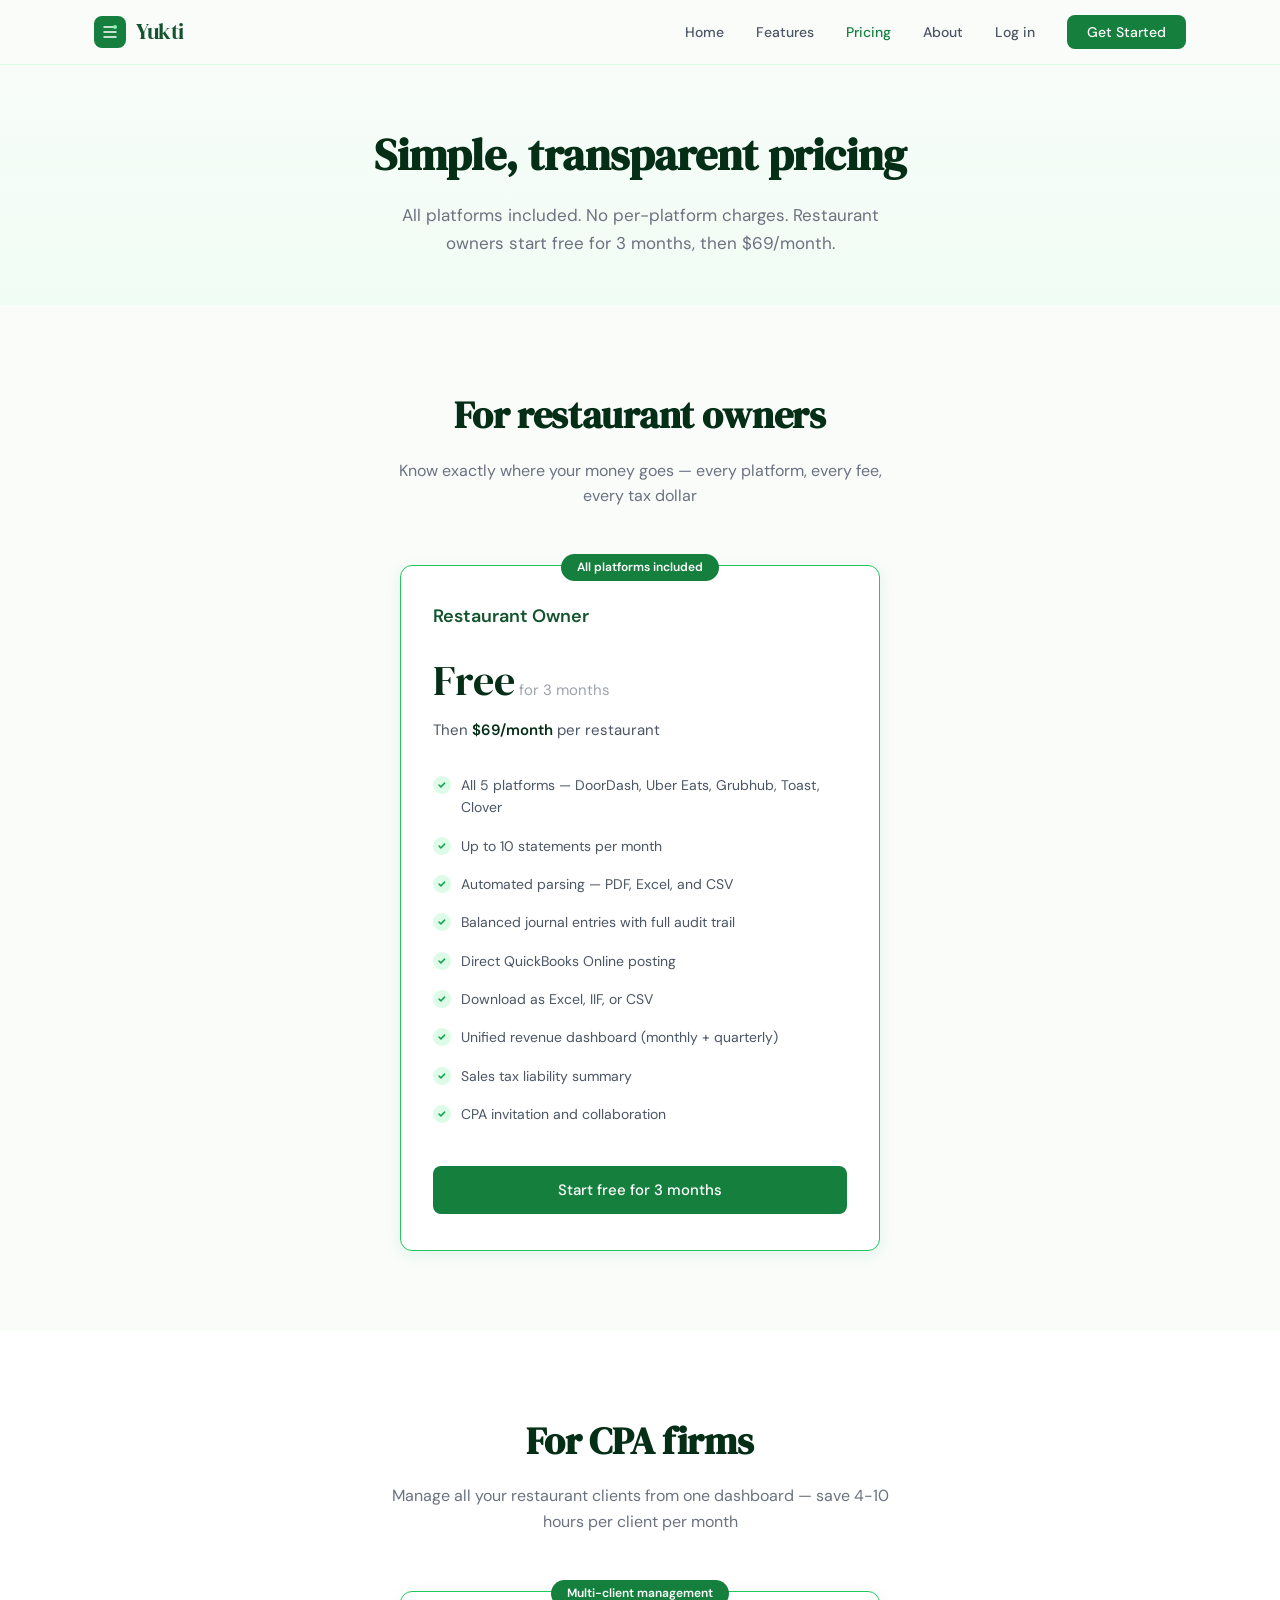
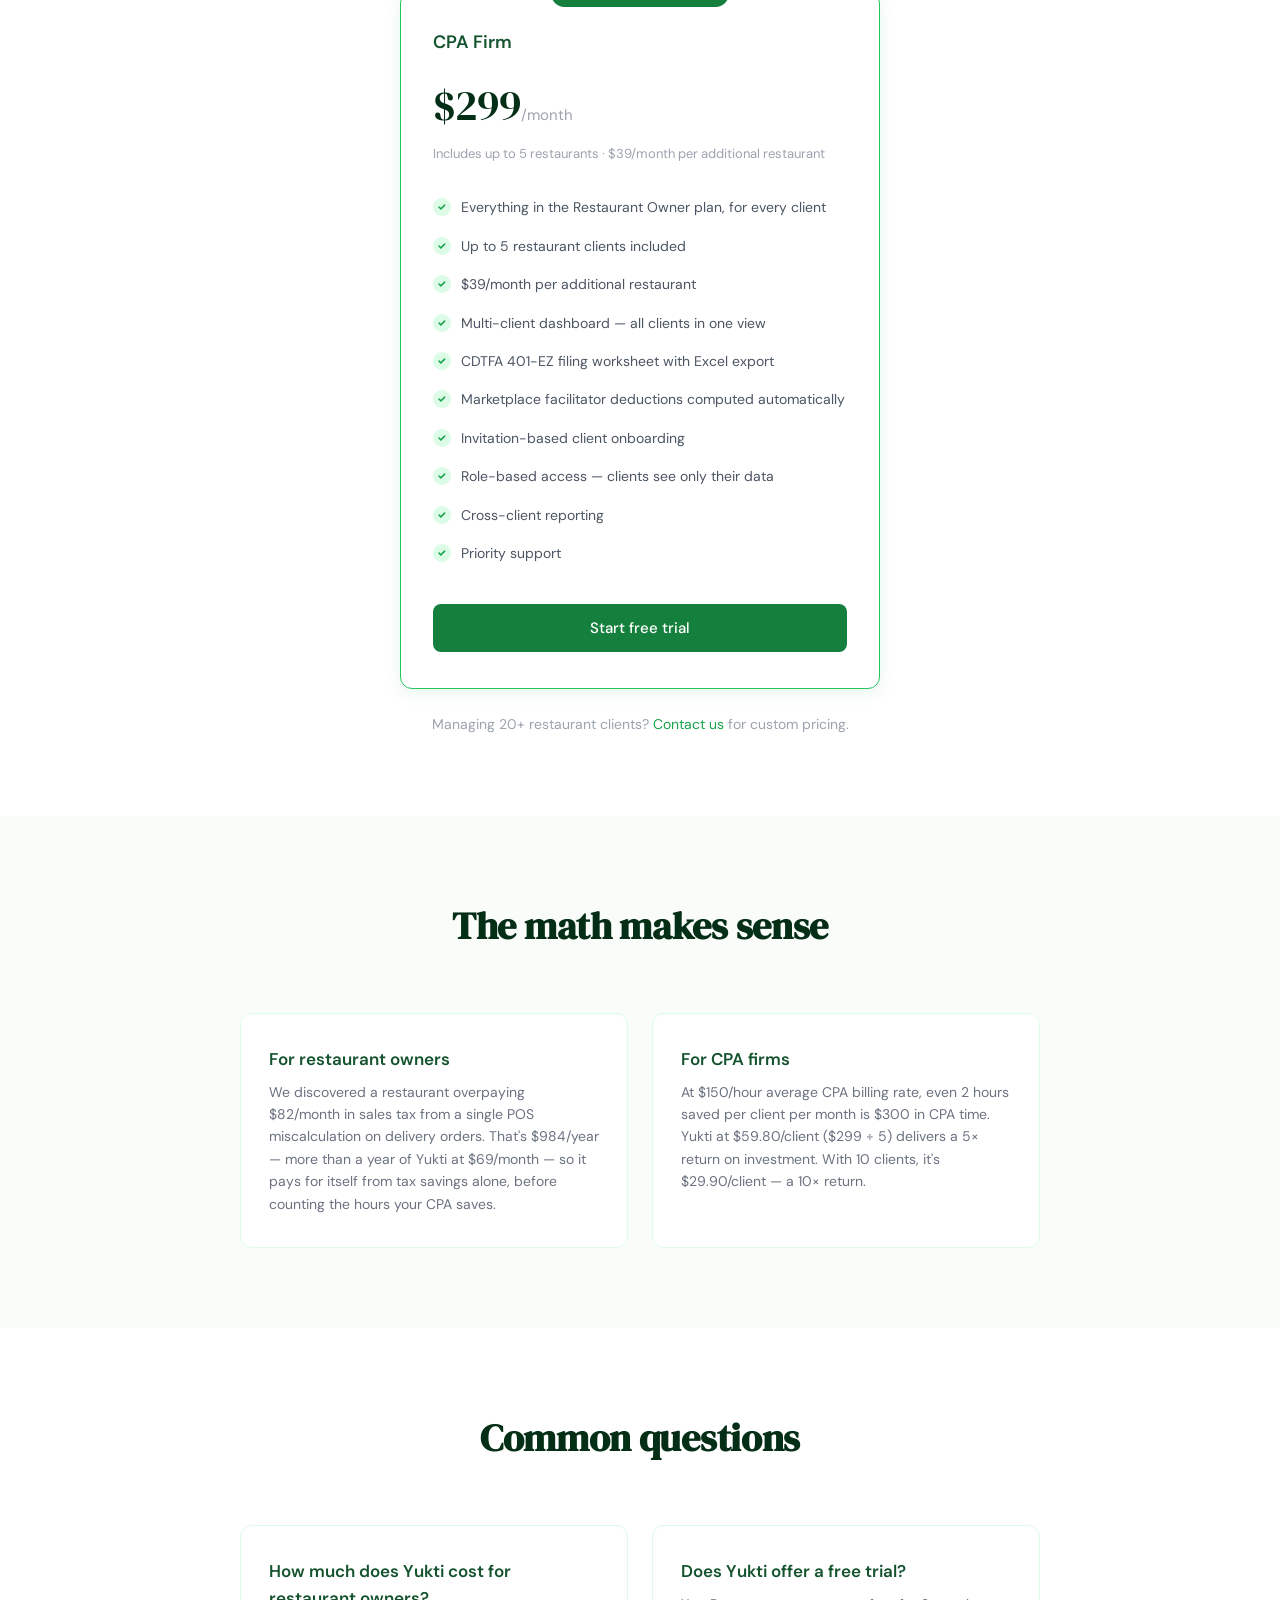
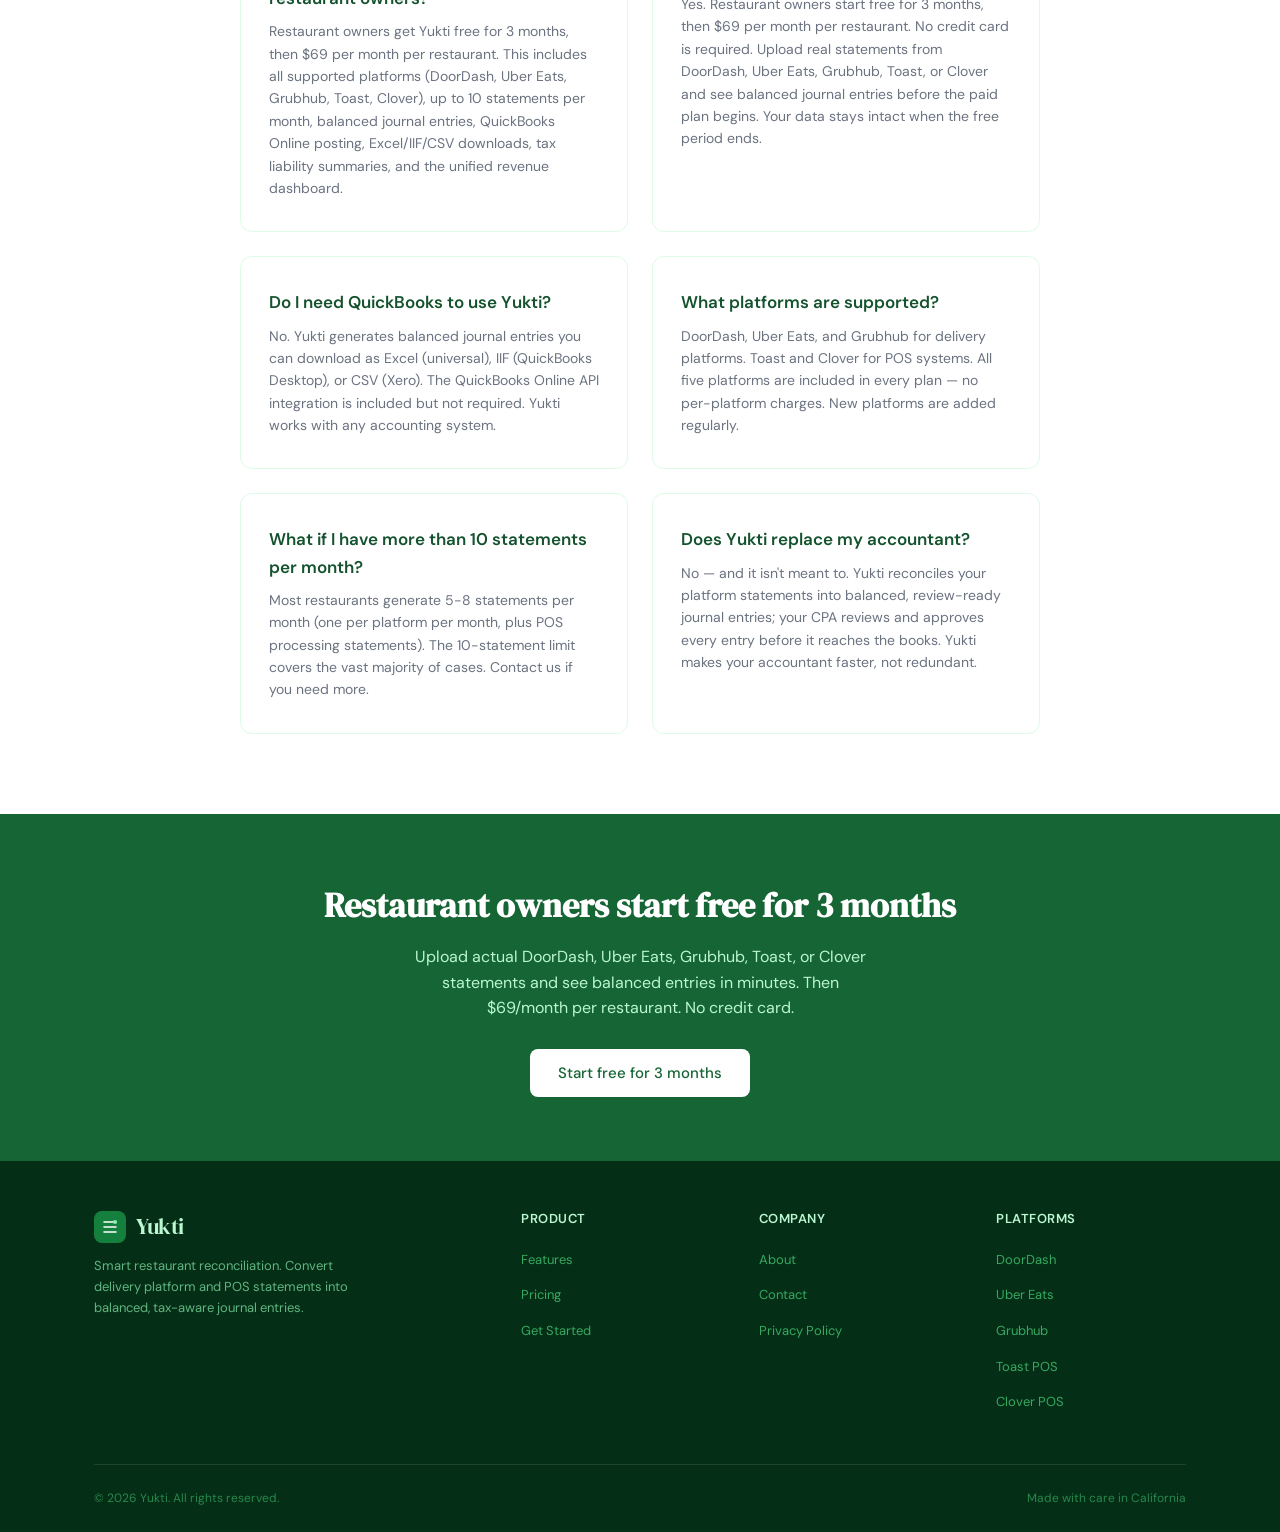
<file: pricing.html>
<!DOCTYPE html>
<html lang="en">
<head>
  <meta charset="UTF-8">
  <meta name="viewport" content="width=device-width, initial-scale=1.0">
  <title>Pricing — Yukti Restaurant Reconciliation for CPAs &amp; Owners</title>
  <meta name="description" content="Yukti pricing: restaurant owners free for 3 months, then $69/month per restaurant. CPA firms $299/month (up to 5 restaurants, $39 per additional). All platforms included.">
  <meta name="robots" content="index, follow">
  <link rel="canonical" href="https://www.goyukti.com/pricing.html">
  <meta property="og:type" content="website">
  <meta property="og:title" content="Yukti Pricing — Owners Free 3 Months, Then $69/mo">
  <meta property="og:description" content="Restaurant owners start free for 3 months, then $69/month per restaurant. CPA firms $299/month for up to 5 restaurants. All platforms included.">
  <meta property="og:url" content="https://www.goyukti.com/pricing.html">
  <meta property="og:image" content="https://www.goyukti.com/og-image.png">
  <meta property="og:image:width" content="1200">
  <meta property="og:image:height" content="630">

  <!-- FAQ Schema for AI Search -->
  <script type="application/ld+json">
  {
    "@context": "https://schema.org",
    "@type": "FAQPage",
    "mainEntity": [
      {
        "@type": "Question",
        "name": "How much does Yukti cost for restaurant owners?",
        "acceptedAnswer": {
          "@type": "Answer",
          "text": "Restaurant owners get Yukti free for 3 months, then $69 per month per restaurant. This includes all supported platforms (DoorDash, Uber Eats, Grubhub, Toast, Clover), up to 10 statements per month, balanced journal entries, QuickBooks Online posting, Excel/IIF/CSV downloads, tax liability summaries, and the unified revenue dashboard."
        }
      },
      {
        "@type": "Question",
        "name": "How much does Yukti cost for CPA firms?",
        "acceptedAnswer": {
          "@type": "Answer",
          "text": "Yukti costs $299 per month for CPA firms, which includes up to 5 restaurant clients. Additional restaurants are $39 per month each. CPA firms get everything in the restaurant owner plan plus multi-client dashboard, CDTFA 401-EZ filing worksheet with Excel export, invitation-based client onboarding, and cross-client reporting."
        }
      },
      {
        "@type": "Question",
        "name": "Does Yukti offer a free trial?",
        "acceptedAnswer": {
          "@type": "Answer",
          "text": "Yes. Restaurant owners start free for 3 months, then $69 per month per restaurant. No credit card is required. Upload real statements from DoorDash, Uber Eats, Grubhub, Toast, or Clover and see balanced journal entries before the paid plan begins. Your data stays intact when the free period ends."
        }
      },
      {
        "@type": "Question",
        "name": "Do I need QuickBooks to use Yukti?",
        "acceptedAnswer": {
          "@type": "Answer",
          "text": "No. Yukti generates balanced journal entries you can download as Excel (universal), IIF (QuickBooks Desktop), or CSV (Xero). The QuickBooks Online API integration is included but optional. Yukti works with any accounting system."
        }
      },
      {
        "@type": "Question",
        "name": "What delivery platforms and POS systems does Yukti support?",
        "acceptedAnswer": {
          "@type": "Answer",
          "text": "Yukti supports DoorDash, Uber Eats, and Grubhub for delivery platforms, plus Toast and Clover for POS systems. Each platform has its own dedicated parser — PDF for delivery platforms, Excel for Toast Sales Summary, CSV for Clover. Additional platforms are added regularly."
        }
      },
      {
        "@type": "Question",
        "name": "Does Yukti replace my accountant?",
        "acceptedAnswer": {
          "@type": "Answer",
          "text": "No — and it isn't meant to. Yukti is not accounting software: it reconciles your delivery platform and POS statements into balanced, review-ready journal entries. Your CPA reviews and approves every entry before it reaches the books, and stays in control of the accounting. Yukti makes your accountant faster, not redundant."
        }
      },
      {
        "@type": "Question",
        "name": "Does Yukti handle California sales tax and CDTFA filing?",
        "acceptedAnswer": {
          "@type": "Answer",
          "text": "Yes. Yukti automatically handles California marketplace facilitator rules (knowing which platforms remit tax and which don't), computes your CDTFA liability across all platforms, and generates a pre-filled 401-EZ quarterly filing worksheet with Schedule A2 (district tax) and Schedule C (location allocation). The worksheet is downloadable as Excel."
        }
      }
    ]
  }
  </script>

  <link rel="preconnect" href="https://fonts.googleapis.com">
  <link rel="preconnect" href="https://fonts.gstatic.com" crossorigin>
  <link href="https://fonts.googleapis.com/css2?family=DM+Sans:wght@400;500;600;700&family=DM+Serif+Display&display=swap" rel="stylesheet">
  <link rel="stylesheet" href="css/styles.css">
  <link rel="icon" href="data:image/svg+xml,<svg xmlns='http://www.w3.org/2000/svg' viewBox='0 0 32 32'><rect width='32' height='32' rx='6' fill='%2315803D'/><text x='16' y='22' text-anchor='middle' font-size='18' font-weight='bold' fill='white'>Y</text></svg>">
</head>
<body>

  <!-- Shared navigation. Edit js/site-chrome.js -->
  <script src="js/site-chrome.js" data-chrome="nav"></script>

  <header class="page-header">
    <div class="container">
      <h1>Simple, transparent pricing</h1>
      <p>All platforms included. No per-platform charges. Restaurant owners start free for 3 months, then $69/month.</p>
    </div>
  </header>

  <!-- Restaurant Owner Pricing -->
  <section class="section" aria-labelledby="owner-pricing">
    <div class="container">
      <div class="section-header">
        <h2 id="owner-pricing">For restaurant owners</h2>
        <p>Know exactly where your money goes — every platform, every fee, every tax dollar</p>
      </div>
      <div class="pricing-grid" style="max-width: 480px;">
        <div class="pricing-card featured">
          <div class="pricing-badge">All platforms included</div>
          <h3>Restaurant Owner</h3>
          <div class="price">Free<span> for 3 months</span></div>
          <p class="price-note price-then">Then <strong>$69/month</strong> per restaurant</p>
          <ul class="pricing-features">
            <li>All 5 platforms — DoorDash, Uber Eats, Grubhub, Toast, Clover</li>
            <li>Up to 10 statements per month</li>
            <li>Automated parsing — PDF, Excel, and CSV</li>
            <li>Balanced journal entries with full audit trail</li>
            <li>Direct QuickBooks Online posting</li>
            <li>Download as Excel, IIF, or CSV</li>
            <li>Unified revenue dashboard (monthly + quarterly)</li>
            <li>Sales tax liability summary</li>
            <li>CPA invitation and collaboration</li>
          </ul>
          <a href="https://app.goyukti.com/register" class="btn-primary">Start free for 3 months</a>
        </div>
      </div>
    </div>
  </section>

  <!-- CPA Pricing -->
  <section class="section section-alt" aria-labelledby="cpa-pricing">
    <div class="container">
      <div class="section-header">
        <h2 id="cpa-pricing">For CPA firms</h2>
        <p>Manage all your restaurant clients from one dashboard — save 4-10 hours per client per month</p>
      </div>
      <div class="pricing-grid" style="max-width: 480px;">
        <div class="pricing-card featured">
          <div class="pricing-badge">Multi-client management</div>
          <h3>CPA Firm</h3>
          <div class="price">$299<span>/month</span></div>
          <p class="price-note">Includes up to 5 restaurants · $39/month per additional restaurant</p>
          <ul class="pricing-features">
            <li>Everything in the Restaurant Owner plan, for every client</li>
            <li>Up to 5 restaurant clients included</li>
            <li>$39/month per additional restaurant</li>
            <li>Multi-client dashboard — all clients in one view</li>
            <li>CDTFA 401-EZ filing worksheet with Excel export</li>
            <li>Marketplace facilitator deductions computed automatically</li>
            <li>Invitation-based client onboarding</li>
            <li>Role-based access — clients see only their data</li>
            <li>Cross-client reporting</li>
            <li>Priority support</li>
          </ul>
          <a href="https://app.goyukti.com/register" class="btn-primary">Start free trial</a>
        </div>
      </div>
      <p style="text-align: center; margin-top: 24px; font-size: 14px; color: var(--gray-400);">Managing 20+ restaurant clients? <a href="contact.html" style="color: var(--green-600);">Contact us</a> for custom pricing.</p>
    </div>
  </section>

  <!-- Value Comparison -->
  <section class="section" aria-labelledby="value">
    <div class="container">
      <div class="section-header">
        <h2 id="value">The math makes sense</h2>
      </div>
      <div class="feature-grid" style="max-width: 800px; margin: 0 auto;">
        <div class="feature-card">
          <h3>For restaurant owners</h3>
          <p>We discovered a restaurant overpaying $82/month in sales tax from a single POS miscalculation on delivery orders. That's $984/year — more than a year of Yukti at $69/month — so it pays for itself from tax savings alone, before counting the hours your CPA saves.</p>
        </div>
        <div class="feature-card">
          <h3>For CPA firms</h3>
          <p>At $150/hour average CPA billing rate, even 2 hours saved per client per month is $300 in CPA time. Yukti at $59.80/client ($299 ÷ 5) delivers a 5× return on investment. With 10 clients, it's $29.90/client — a 10× return.</p>
        </div>
      </div>
    </div>
  </section>

  <!-- FAQ -->
  <section class="section section-alt" aria-labelledby="faq">
    <div class="container">
      <div class="section-header">
        <h2 id="faq">Common questions</h2>
      </div>
      <div class="feature-grid" style="max-width: 800px; margin: 0 auto;">
        <div class="feature-card">
          <h3>How much does Yukti cost for restaurant owners?</h3>
          <p>Restaurant owners get Yukti free for 3 months, then $69 per month per restaurant. This includes all supported platforms (DoorDash, Uber Eats, Grubhub, Toast, Clover), up to 10 statements per month, balanced journal entries, QuickBooks Online posting, Excel/IIF/CSV downloads, tax liability summaries, and the unified revenue dashboard.</p>
        </div>
        <div class="feature-card">
          <h3>Does Yukti offer a free trial?</h3>
          <p>Yes. Restaurant owners start free for 3 months, then $69 per month per restaurant. No credit card is required. Upload real statements from DoorDash, Uber Eats, Grubhub, Toast, or Clover and see balanced journal entries before the paid plan begins. Your data stays intact when the free period ends.</p>
        </div>
        <div class="feature-card">
          <h3>Do I need QuickBooks to use Yukti?</h3>
          <p>No. Yukti generates balanced journal entries you can download as Excel (universal), IIF (QuickBooks Desktop), or CSV (Xero). The QuickBooks Online API integration is included but not required. Yukti works with any accounting system.</p>
        </div>
        <div class="feature-card">
          <h3>What platforms are supported?</h3>
          <p>DoorDash, Uber Eats, and Grubhub for delivery platforms. Toast and Clover for POS systems. All five platforms are included in every plan — no per-platform charges. New platforms are added regularly.</p>
        </div>
        <div class="feature-card">
          <h3>What if I have more than 10 statements per month?</h3>
          <p>Most restaurants generate 5-8 statements per month (one per platform per month, plus POS processing statements). The 10-statement limit covers the vast majority of cases. Contact us if you need more.</p>
        </div>
        <div class="feature-card">
          <h3>Does Yukti replace my accountant?</h3>
          <p>No — and it isn't meant to. Yukti reconciles your platform statements into balanced, review-ready journal entries; your CPA reviews and approves every entry before it reaches the books. Yukti makes your accountant faster, not redundant.</p>
        </div>
      </div>
    </div>
  </section>

  <section class="cta-banner">
    <div class="container">
      <h2>Restaurant owners start free for 3 months</h2>
      <p>Upload actual DoorDash, Uber Eats, Grubhub, Toast, or Clover statements and see balanced entries in minutes. Then $69/month per restaurant. No credit card.</p>
      <a href="https://app.goyukti.com/register" class="btn-primary">Start free for 3 months</a>
    </div>
  </section>

  <!-- Shared footer. Edit js/site-chrome.js -->
  <script src="js/site-chrome.js" data-chrome="footer"></script>

</body>
</html>
</file>
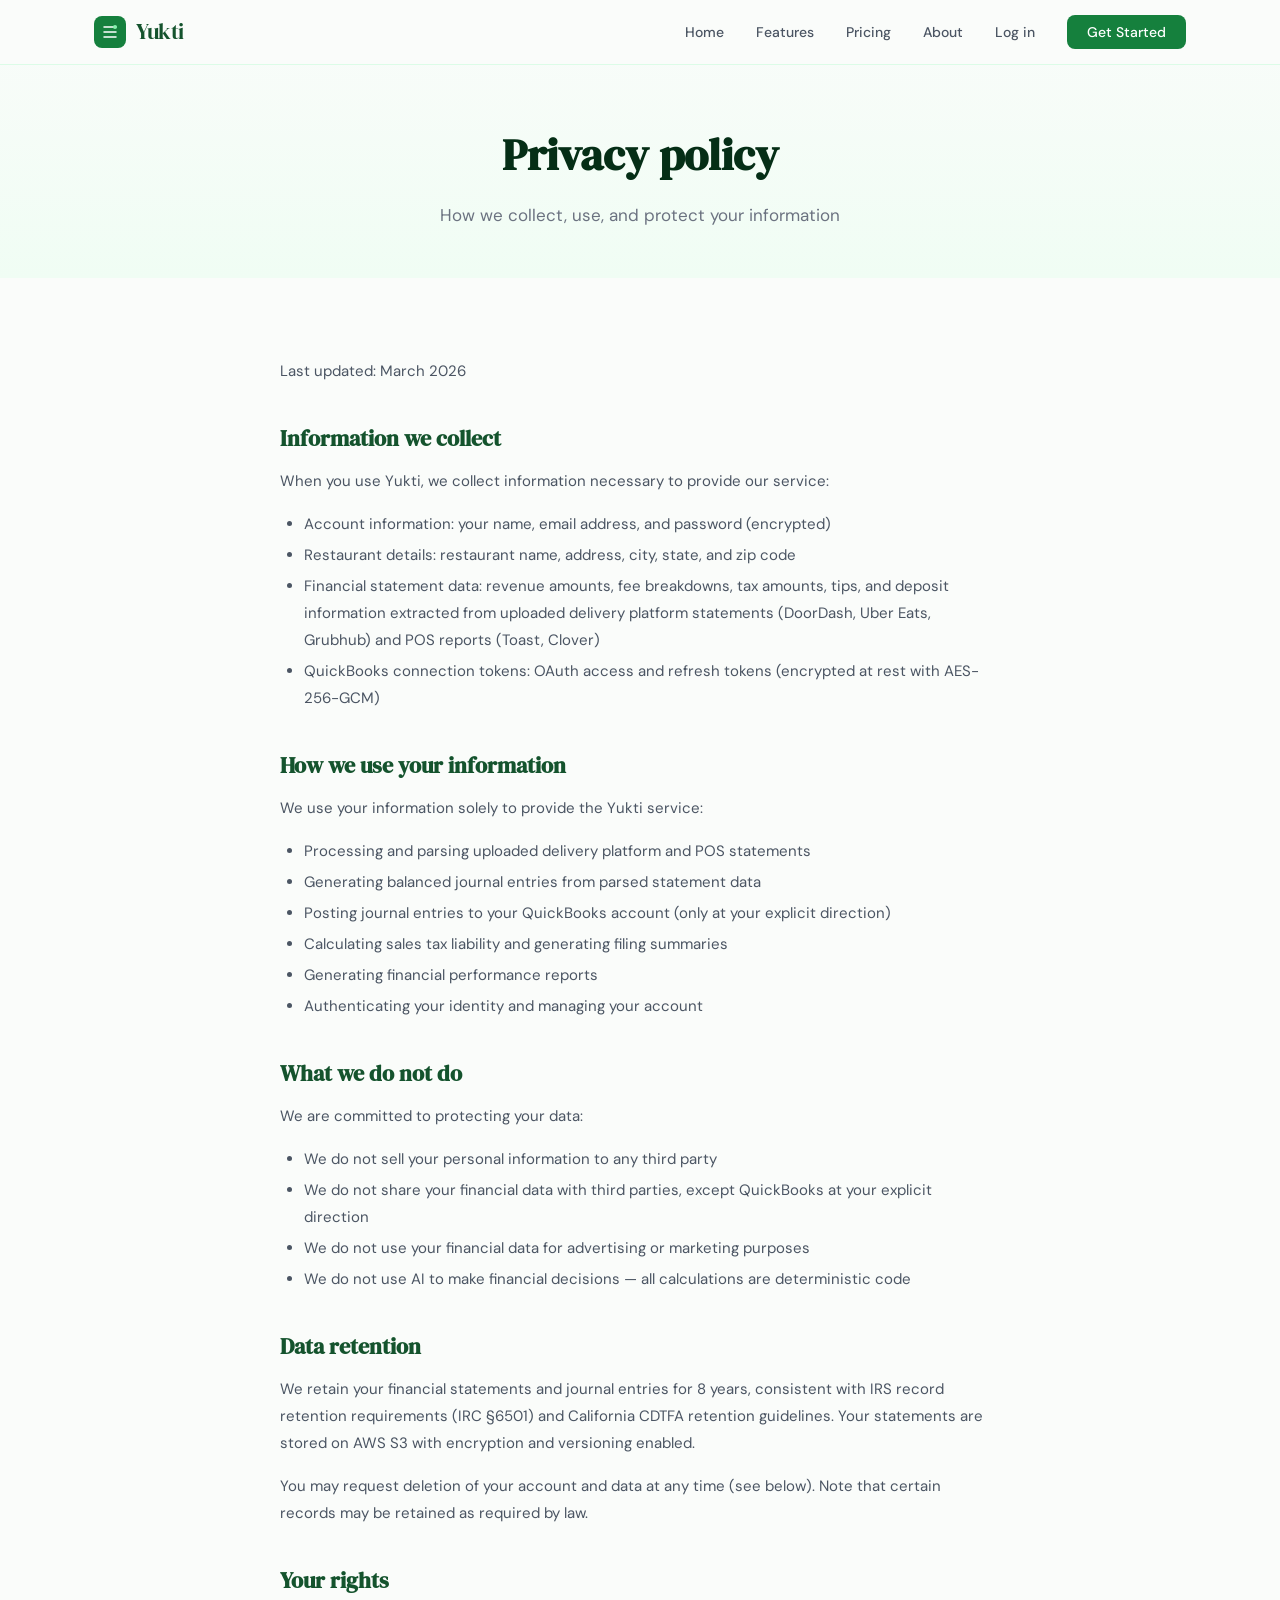
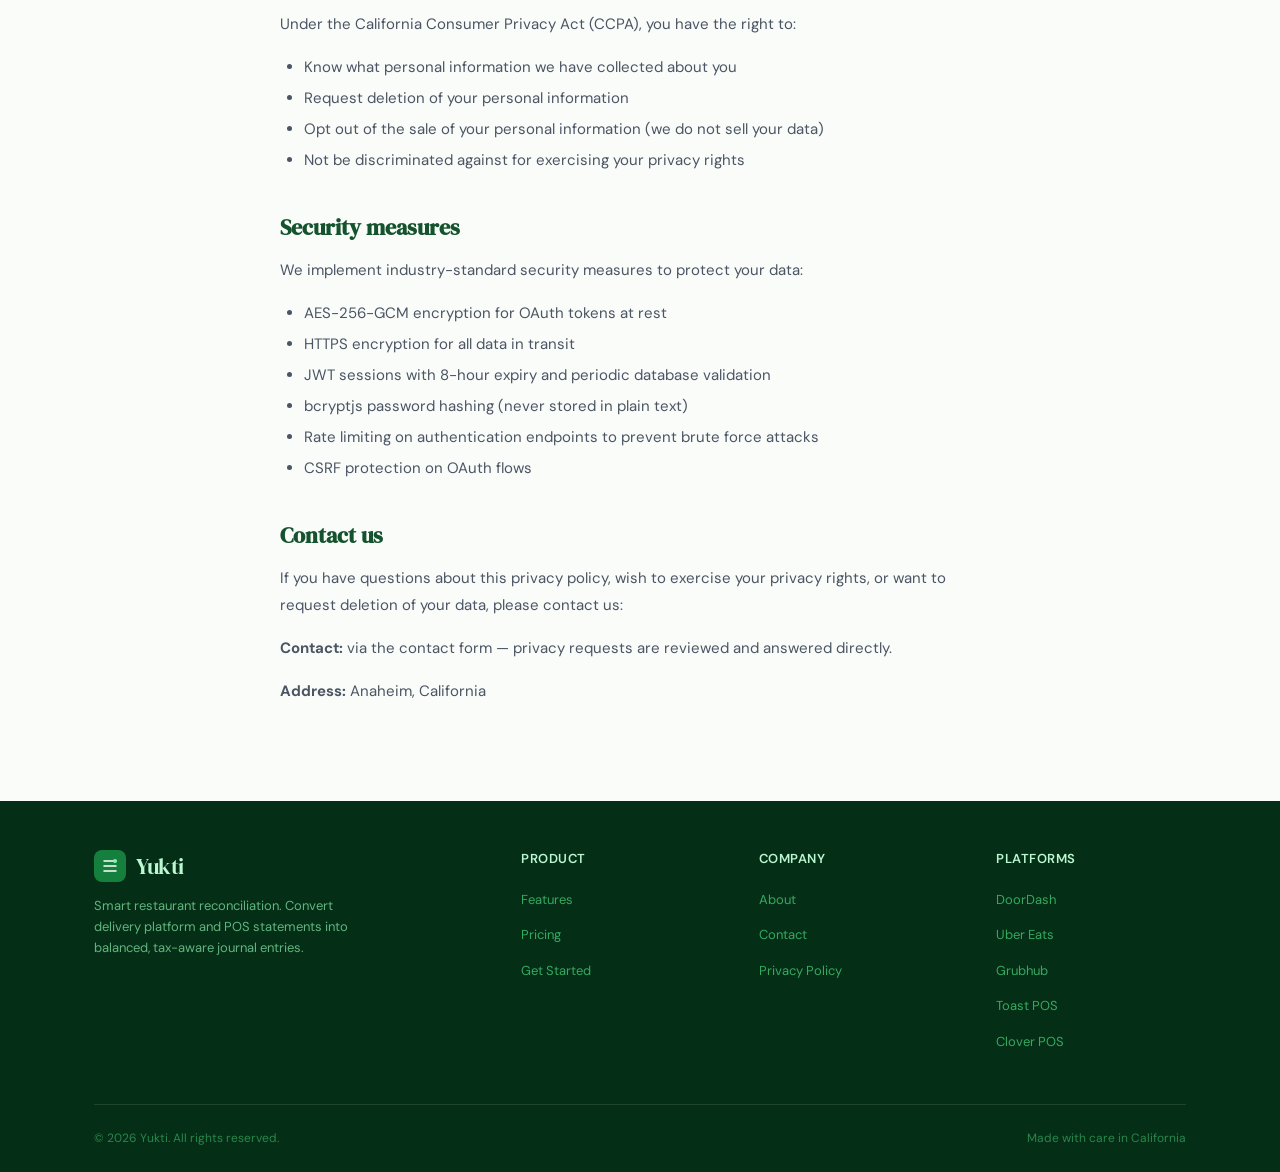
<file: privacy.html>
<!DOCTYPE html>
<html lang="en">
<head>
  <meta charset="UTF-8">
  <meta name="viewport" content="width=device-width, initial-scale=1.0">
  <title>Privacy Policy — Yukti Restaurant Reconciliation</title>
  <meta name="description" content="Yukti's privacy policy. How we collect, use, and protect your restaurant financial data. CCPA compliant. AES-256 encryption. 8-year data retention.">
  <meta name="robots" content="index, follow">
  <link rel="canonical" href="https://www.goyukti.com/privacy.html">
  <link rel="preconnect" href="https://fonts.googleapis.com">
  <link rel="preconnect" href="https://fonts.gstatic.com" crossorigin>
  <link href="https://fonts.googleapis.com/css2?family=DM+Sans:wght@400;500;600;700&family=DM+Serif+Display&display=swap" rel="stylesheet">
  <link rel="stylesheet" href="css/styles.css">
  <link rel="icon" href="data:image/svg+xml,<svg xmlns='http://www.w3.org/2000/svg' viewBox='0 0 32 32'><rect width='32' height='32' rx='6' fill='%2315803D'/><text x='16' y='22' text-anchor='middle' font-size='18' font-weight='bold' fill='white'>Y</text></svg>">
  <style>
    .privacy-content { max-width: 720px; margin: 0 auto; }
    .privacy-content h2 { font-family: var(--font-display); font-size: 22px; color: var(--green-900); margin: 36px 0 12px; }
    .privacy-content p { font-size: 15px; color: var(--gray-600); line-height: 1.8; margin-bottom: 16px; }
    .privacy-content ul { margin: 0 0 16px 24px; }
    .privacy-content li { font-size: 15px; color: var(--gray-600); line-height: 1.8; margin-bottom: 4px; }
    .privacy-date { font-size: 13px; color: var(--gray-400); margin-bottom: 32px; }
  </style>
</head>
<body>

  <!-- Shared navigation. Edit js/site-chrome.js -->
  <script src="js/site-chrome.js" data-chrome="nav"></script>

  <!-- Page Header -->
  <section class="page-header">
    <div class="container">
      <h1>Privacy policy</h1>
      <p>How we collect, use, and protect your information</p>
    </div>
  </section>

  <!-- Privacy Content -->
  <section class="section">
    <div class="container">
      <div class="privacy-content">
        <p class="privacy-date">Last updated: March 2026</p>

        <h2>Information we collect</h2>
        <p>When you use Yukti, we collect information necessary to provide our service:</p>
        <ul>
          <li>Account information: your name, email address, and password (encrypted)</li>
          <li>Restaurant details: restaurant name, address, city, state, and zip code</li>
          <li>Financial statement data: revenue amounts, fee breakdowns, tax amounts, tips, and deposit information extracted from uploaded delivery platform statements (DoorDash, Uber Eats, Grubhub) and POS reports (Toast, Clover)</li>
          <li>QuickBooks connection tokens: OAuth access and refresh tokens (encrypted at rest with AES-256-GCM)</li>
        </ul>

        <h2>How we use your information</h2>
        <p>We use your information solely to provide the Yukti service:</p>
        <ul>
          <li>Processing and parsing uploaded delivery platform and POS statements</li>
          <li>Generating balanced journal entries from parsed statement data</li>
          <li>Posting journal entries to your QuickBooks account (only at your explicit direction)</li>
          <li>Calculating sales tax liability and generating filing summaries</li>
          <li>Generating financial performance reports</li>
          <li>Authenticating your identity and managing your account</li>
        </ul>

        <h2>What we do not do</h2>
        <p>We are committed to protecting your data:</p>
        <ul>
          <li>We do not sell your personal information to any third party</li>
          <li>We do not share your financial data with third parties, except QuickBooks at your explicit direction</li>
          <li>We do not use your financial data for advertising or marketing purposes</li>
          <li>We do not use AI to make financial decisions — all calculations are deterministic code</li>
        </ul>

        <h2>Data retention</h2>
        <p>We retain your financial statements and journal entries for 8 years, consistent with IRS record retention requirements (IRC §6501) and California CDTFA retention guidelines. Your statements are stored on AWS S3 with encryption and versioning enabled.</p>
        <p>You may request deletion of your account and data at any time (see below). Note that certain records may be retained as required by law.</p>

        <h2>Your rights</h2>
        <p>Under the California Consumer Privacy Act (CCPA), you have the right to:</p>
        <ul>
          <li>Know what personal information we have collected about you</li>
          <li>Request deletion of your personal information</li>
          <li>Opt out of the sale of your personal information (we do not sell your data)</li>
          <li>Not be discriminated against for exercising your privacy rights</li>
        </ul>

        <h2>Security measures</h2>
        <p>We implement industry-standard security measures to protect your data:</p>
        <ul>
          <li>AES-256-GCM encryption for OAuth tokens at rest</li>
          <li>HTTPS encryption for all data in transit</li>
          <li>JWT sessions with 8-hour expiry and periodic database validation</li>
          <li>bcryptjs password hashing (never stored in plain text)</li>
          <li>Rate limiting on authentication endpoints to prevent brute force attacks</li>
          <li>CSRF protection on OAuth flows</li>
        </ul>

        <h2>Contact us</h2>
        <p>If you have questions about this privacy policy, wish to exercise your privacy rights, or want to request deletion of your data, please contact us:</p>
        <p><strong>Contact:</strong> via the <a href="contact.html">contact form</a> — privacy requests are reviewed and answered directly.</p>
        <p><strong>Address:</strong> Anaheim, California</p>
      </div>
    </div>
  </section>

  <!-- Shared footer. Edit js/site-chrome.js -->
  <script src="js/site-chrome.js" data-chrome="footer"></script>

</body>
</html>
</file>
<file: css/styles.css>
:root {
  --green-50: #F0FDF4;
  --green-100: #DCFCE7;
  --green-200: #BBF7D0;
  --green-300: #86EFAC;
  --green-400: #4ADE80;
  --green-500: #22C55E;
  --green-600: #16A34A;
  --green-700: #15803D;
  --green-800: #166534;
  --green-900: #14532D;
  --green-950: #052E16;

  --gray-50: #F9FAFB;
  --gray-100: #F3F4F6;
  --gray-200: #E5E7EB;
  --gray-300: #D1D5DB;
  --gray-400: #9CA3AF;
  --gray-500: #6B7280;
  --gray-600: #4B5563;
  --gray-700: #374151;
  --gray-800: #1F2937;
  --gray-900: #111827;

  --font-display: 'DM Serif Display', Georgia, serif;
  --font-body: 'DM Sans', system-ui, sans-serif;
  --font-mono: 'JetBrains Mono', monospace;

  --max-width: 1140px;
  --radius: 12px;
  --radius-sm: 8px;
  --transition: 0.2s ease;
}

* { margin: 0; padding: 0; box-sizing: border-box; }

html { scroll-behavior: smooth; }

body {
  font-family: var(--font-body);
  color: var(--gray-800);
  line-height: 1.6;
  background: #FAFCFA;
  -webkit-font-smoothing: antialiased;
}

a { text-decoration: none; color: inherit; }
img { max-width: 100%; display: block; }

.container {
  max-width: var(--max-width);
  margin: 0 auto;
  padding: 0 24px;
}

/* ===== NAVIGATION ===== */
.nav {
  position: fixed;
  top: 0;
  left: 0;
  right: 0;
  z-index: 100;
  background: rgba(250, 252, 250, 0.92);
  backdrop-filter: blur(12px);
  border-bottom: 1px solid var(--green-100);
}

.nav-inner {
  max-width: var(--max-width);
  margin: 0 auto;
  padding: 0 24px;
  display: flex;
  align-items: center;
  justify-content: space-between;
  height: 64px;
}

.nav-logo {
  display: flex;
  align-items: center;
  gap: 10px;
}

.nav-logo-icon {
  width: 32px;
  height: 32px;
  background: var(--green-700);
  border-radius: 8px;
  display: flex;
  align-items: center;
  justify-content: center;
}

.nav-logo-text {
  font-family: var(--font-display);
  font-size: 22px;
  color: var(--green-900);
  letter-spacing: -0.5px;
}

.nav-links {
  display: flex;
  align-items: center;
  gap: 32px;
  list-style: none;
}

.nav-links a {
  font-size: 14px;
  font-weight: 500;
  color: var(--gray-600);
  transition: color var(--transition);
}

.nav-links a:hover,
.nav-links a.active {
  color: var(--green-700);
}

.nav-cta {
  background: var(--green-700);
  color: #fff !important;
  padding: 8px 20px;
  border-radius: var(--radius-sm);
  font-size: 14px;
  font-weight: 500;
  transition: background var(--transition), transform var(--transition);
}

.nav-cta:hover {
  background: var(--green-800);
  transform: translateY(-1px);
}

.nav-mobile-toggle {
  display: none;
  background: none;
  border: none;
  cursor: pointer;
  padding: 4px;
}

/* ===== BUTTONS ===== */
.btn-primary {
  display: inline-flex;
  align-items: center;
  gap: 8px;
  background: var(--green-700);
  color: #fff;
  padding: 12px 28px;
  border-radius: var(--radius-sm);
  font-size: 15px;
  font-weight: 500;
  font-family: var(--font-body);
  border: none;
  cursor: pointer;
  transition: background var(--transition), transform var(--transition);
}

.btn-primary:hover {
  background: var(--green-800);
  transform: translateY(-1px);
}

.btn-secondary {
  display: inline-flex;
  align-items: center;
  gap: 8px;
  background: transparent;
  color: var(--green-700);
  padding: 12px 28px;
  border-radius: var(--radius-sm);
  font-size: 15px;
  font-weight: 500;
  font-family: var(--font-body);
  border: 1.5px solid var(--green-300);
  cursor: pointer;
  transition: all var(--transition);
}

.btn-secondary:hover {
  background: var(--green-50);
  border-color: var(--green-400);
}

/* ===== HERO ===== */
.hero {
  padding: 140px 0 80px;
  text-align: center;
  background: linear-gradient(180deg, #FAFCFA 0%, var(--green-50) 100%);
}

.hero-badge {
  display: inline-block;
  background: var(--green-100);
  color: var(--green-800);
  font-size: 13px;
  font-weight: 600;
  padding: 6px 16px;
  border-radius: 100px;
  margin-bottom: 24px;
  letter-spacing: 0.3px;
}

.hero h1 {
  font-family: var(--font-display);
  font-size: clamp(36px, 5vw, 52px);
  line-height: 1.15;
  color: var(--green-950);
  max-width: 720px;
  margin: 0 auto 20px;
  letter-spacing: -0.5px;
}

.hero p {
  font-size: 18px;
  color: var(--gray-500);
  max-width: 560px;
  margin: 0 auto 36px;
  line-height: 1.7;
}

.hero-buttons {
  display: flex;
  gap: 12px;
  justify-content: center;
  flex-wrap: wrap;
}

/* ===== STATS BAR ===== */
.stats-bar {
  background: var(--green-800);
  padding: 40px 0;
}

.stats-grid {
  display: grid;
  grid-template-columns: repeat(3, 1fr);
  gap: 24px;
  text-align: center;
}

.stat-item h3 {
  font-family: var(--font-display);
  font-size: 28px;
  color: var(--green-300);
  margin-bottom: 4px;
}

.stat-item p {
  font-size: 13px;
  color: var(--green-200);
  opacity: 0.8;
}

/* ===== SECTIONS ===== */
.section {
  padding: 80px 0;
}

.section-alt {
  background: #fff;
}

.section-header {
  text-align: center;
  margin-bottom: 56px;
}

.section-header h2 {
  font-family: var(--font-display);
  font-size: clamp(28px, 3.5vw, 38px);
  color: var(--green-950);
  margin-bottom: 12px;
  letter-spacing: -0.3px;
}

.section-header p {
  font-size: 16px;
  color: var(--gray-500);
  max-width: 520px;
  margin: 0 auto;
}

/* ===== FLOW STEPS ===== */
.flow-steps {
  display: flex;
  align-items: flex-start;
  justify-content: center;
  gap: 12px;
  flex-wrap: wrap;
  margin-top: 48px;
}

.flow-step {
  background: #fff;
  border: 1px solid var(--green-100);
  border-radius: var(--radius);
  padding: 28px 24px;
  text-align: center;
  width: 200px;
  transition: transform var(--transition), box-shadow var(--transition);
}

.flow-step:hover {
  transform: translateY(-4px);
  box-shadow: 0 8px 24px rgba(22, 163, 74, 0.08);
}

.flow-step-number {
  width: 36px;
  height: 36px;
  background: var(--green-100);
  color: var(--green-800);
  border-radius: 50%;
  display: flex;
  align-items: center;
  justify-content: center;
  font-size: 14px;
  font-weight: 700;
  margin: 0 auto 12px;
}

.flow-step h4 {
  font-size: 15px;
  font-weight: 600;
  color: var(--green-900);
  margin-bottom: 6px;
}

.flow-step p {
  font-size: 13px;
  color: var(--gray-500);
  line-height: 1.5;
}

.flow-arrow {
  color: var(--green-300);
  font-size: 24px;
  margin-top: 40px;
}

/* ===== FEATURE CARDS ===== */
.feature-grid {
  display: grid;
  grid-template-columns: repeat(auto-fit, minmax(300px, 1fr));
  gap: 24px;
}

.feature-card {
  background: #fff;
  border: 1px solid var(--green-100);
  border-radius: var(--radius);
  padding: 32px 28px;
  transition: transform var(--transition), box-shadow var(--transition);
}

.feature-card:hover {
  transform: translateY(-4px);
  box-shadow: 0 8px 24px rgba(22, 163, 74, 0.08);
}

.feature-icon {
  width: 44px;
  height: 44px;
  background: var(--green-100);
  border-radius: 10px;
  display: flex;
  align-items: center;
  justify-content: center;
  margin-bottom: 16px;
}

.feature-card h3 {
  font-size: 17px;
  font-weight: 600;
  color: var(--green-900);
  margin-bottom: 8px;
}

.feature-card p {
  font-size: 14px;
  color: var(--gray-500);
  line-height: 1.6;
}

/* ===== PLATFORM LOGOS ===== */
.platforms {
  display: flex;
  align-items: center;
  justify-content: center;
  gap: 40px;
  flex-wrap: wrap;
  padding: 24px 0;
}

.platform-item {
  display: flex;
  align-items: center;
  gap: 10px;
  font-size: 16px;
  font-weight: 600;
  color: var(--gray-600);
}

.platform-dot {
  width: 10px;
  height: 10px;
  border-radius: 50%;
}

/* ===== PRICING ===== */
.pricing-tabs {
  display: flex;
  justify-content: center;
  gap: 4px;
  margin-bottom: 48px;
  background: var(--green-100);
  border-radius: var(--radius-sm);
  padding: 4px;
  width: fit-content;
  margin-left: auto;
  margin-right: auto;
}

.pricing-tab {
  padding: 10px 24px;
  border-radius: 6px;
  font-size: 14px;
  font-weight: 500;
  color: var(--gray-600);
  cursor: pointer;
  border: none;
  background: transparent;
  font-family: var(--font-body);
  transition: all var(--transition);
}

.pricing-tab.active {
  background: #fff;
  color: var(--green-800);
  box-shadow: 0 1px 3px rgba(0,0,0,0.08);
}

.pricing-grid {
  display: grid;
  grid-template-columns: repeat(auto-fit, minmax(280px, 1fr));
  gap: 24px;
  max-width: 900px;
  margin: 0 auto;
}

.pricing-card {
  background: #fff;
  border: 1.5px solid var(--green-100);
  border-radius: var(--radius);
  padding: 36px 32px;
  position: relative;
  transition: transform var(--transition), box-shadow var(--transition);
}

.pricing-card:hover {
  transform: translateY(-4px);
  box-shadow: 0 12px 32px rgba(22, 163, 74, 0.1);
}

.pricing-card.featured {
  border-color: var(--green-500);
  box-shadow: 0 4px 16px rgba(22, 163, 74, 0.1);
}

.pricing-badge {
  position: absolute;
  top: -12px;
  left: 50%;
  transform: translateX(-50%);
  background: var(--green-700);
  color: #fff;
  font-size: 12px;
  font-weight: 600;
  padding: 4px 16px;
  border-radius: 100px;
  white-space: nowrap;
}

.pricing-card h3 {
  font-size: 18px;
  font-weight: 600;
  color: var(--green-900);
  margin-bottom: 4px;
}

.pricing-card .price {
  font-family: var(--font-display);
  font-size: 42px;
  color: var(--green-950);
  margin: 16px 0 4px;
}

.pricing-card .price span {
  font-family: var(--font-body);
  font-size: 15px;
  color: var(--gray-400);
  font-weight: 400;
}

.pricing-card .price-note {
  font-size: 13px;
  color: var(--gray-400);
  margin-bottom: 24px;
}

.pricing-card .price-then {
  font-size: 15px;
  color: var(--gray-600);
}

.pricing-card .price-then strong {
  color: var(--green-950);
  font-weight: 600;
}

.pricing-features {
  list-style: none;
  margin: 24px 0;
}

.pricing-features li {
  font-size: 14px;
  color: var(--gray-600);
  padding: 8px 0;
  display: flex;
  align-items: flex-start;
  gap: 10px;
}

.pricing-features li::before {
  content: '';
  width: 18px;
  height: 18px;
  min-width: 18px;
  background: var(--green-100);
  border-radius: 50%;
  display: flex;
  align-items: center;
  justify-content: center;
  margin-top: 2px;
  background-image: url("data:image/svg+xml,%3Csvg xmlns='http://www.w3.org/2000/svg' viewBox='0 0 16 16' fill='%2316A34A'%3E%3Cpath d='M12.207 4.793a1 1 0 010 1.414l-5 5a1 1 0 01-1.414 0l-2.5-2.5a1 1 0 011.414-1.414L6.5 9.086l4.293-4.293a1 1 0 011.414 0z'/%3E%3C/svg%3E");
  background-repeat: no-repeat;
  background-position: center;
  background-size: 12px;
}

.pricing-card .btn-primary,
.pricing-card .btn-secondary {
  width: 100%;
  justify-content: center;
  margin-top: 8px;
}

/* ===== ABOUT ===== */
.about-grid {
  display: grid;
  grid-template-columns: 1fr 1fr;
  gap: 64px;
  align-items: center;
}

.about-content h2 {
  font-family: var(--font-display);
  font-size: 32px;
  color: var(--green-950);
  margin-bottom: 16px;
}

.about-content p {
  font-size: 15px;
  color: var(--gray-600);
  line-height: 1.7;
  margin-bottom: 16px;
}

.about-visual {
  background: var(--green-50);
  border: 1px solid var(--green-100);
  border-radius: var(--radius);
  padding: 48px 32px;
}

.about-value {
  display: flex;
  align-items: flex-start;
  gap: 16px;
  margin-bottom: 24px;
}

.about-value:last-child { margin-bottom: 0; }

.about-value-icon {
  width: 40px;
  height: 40px;
  min-width: 40px;
  background: var(--green-200);
  border-radius: 10px;
  display: flex;
  align-items: center;
  justify-content: center;
}

.about-value h4 {
  font-size: 15px;
  font-weight: 600;
  color: var(--green-900);
  margin-bottom: 4px;
}

.about-value p {
  font-size: 13px;
  color: var(--gray-500);
  line-height: 1.5;
}

/* ===== CONTACT ===== */
.contact-grid {
  display: grid;
  grid-template-columns: 1fr 1fr;
  gap: 64px;
}

.contact-form {
  background: #fff;
  border: 1px solid var(--green-100);
  border-radius: var(--radius);
  padding: 40px 36px;
}

.form-group {
  margin-bottom: 20px;
}

.form-group label {
  display: block;
  font-size: 13px;
  font-weight: 600;
  color: var(--gray-700);
  margin-bottom: 6px;
}

.form-group input,
.form-group select,
.form-group textarea {
  width: 100%;
  padding: 10px 14px;
  border: 1.5px solid var(--gray-200);
  border-radius: var(--radius-sm);
  font-size: 14px;
  font-family: var(--font-body);
  color: var(--gray-800);
  background: var(--gray-50);
  transition: border-color var(--transition);
}

.form-group input:focus,
.form-group select:focus,
.form-group textarea:focus {
  outline: none;
  border-color: var(--green-400);
  background: #fff;
}

.form-group textarea { resize: vertical; min-height: 120px; }

.contact-info h2 {
  font-family: var(--font-display);
  font-size: 32px;
  color: var(--green-950);
  margin-bottom: 16px;
}

.contact-info p {
  font-size: 15px;
  color: var(--gray-500);
  line-height: 1.7;
  margin-bottom: 32px;
}

.contact-detail {
  display: flex;
  align-items: flex-start;
  gap: 16px;
  margin-bottom: 24px;
}

.contact-detail-icon {
  width: 40px;
  height: 40px;
  min-width: 40px;
  background: var(--green-100);
  border-radius: 10px;
  display: flex;
  align-items: center;
  justify-content: center;
}

.contact-detail h4 {
  font-size: 14px;
  font-weight: 600;
  color: var(--green-900);
  margin-bottom: 2px;
}

.contact-detail p {
  font-size: 13px;
  color: var(--gray-500);
  margin: 0;
}

/* ===== CTA BANNER ===== */
.cta-banner {
  background: var(--green-800);
  padding: 64px 0;
  text-align: center;
}

.cta-banner h2 {
  font-family: var(--font-display);
  font-size: clamp(24px, 3vw, 34px);
  color: #fff;
  margin-bottom: 12px;
}

.cta-banner p {
  font-size: 16px;
  color: var(--green-200);
  margin-bottom: 28px;
  max-width: 480px;
  margin-left: auto;
  margin-right: auto;
}

.cta-banner .btn-primary {
  background: #fff;
  color: var(--green-800);
}

.cta-banner .btn-primary:hover {
  background: var(--green-50);
}

/* ===== FOOTER ===== */
.footer {
  background: var(--green-950);
  padding: 48px 0 24px;
}

.footer-grid {
  display: grid;
  grid-template-columns: 2fr 1fr 1fr 1fr;
  gap: 48px;
  margin-bottom: 40px;
}

.footer-brand p {
  font-size: 13px;
  color: var(--green-300);
  opacity: 0.7;
  margin-top: 12px;
  line-height: 1.6;
  max-width: 280px;
}

.footer h4 {
  font-size: 13px;
  font-weight: 600;
  color: var(--green-200);
  margin-bottom: 16px;
  text-transform: uppercase;
  letter-spacing: 0.5px;
}

.footer-links {
  list-style: none;
}

.footer-links li { margin-bottom: 10px; }

.footer-links a {
  font-size: 13px;
  color: var(--green-400);
  opacity: 0.7;
  transition: opacity var(--transition);
}

.footer-links a:hover { opacity: 1; }

.footer-bottom {
  border-top: 1px solid rgba(255,255,255,0.1);
  padding-top: 24px;
  display: flex;
  justify-content: space-between;
  align-items: center;
}

.footer-bottom p {
  font-size: 12px;
  color: var(--green-400);
  opacity: 0.5;
}

/* ===== PAGE HEADERS ===== */
.page-header {
  padding: 120px 0 48px;
  text-align: center;
  background: linear-gradient(180deg, #FAFCFA 0%, var(--green-50) 100%);
}

.page-header h1 {
  font-family: var(--font-display);
  font-size: clamp(32px, 4vw, 44px);
  color: var(--green-950);
  margin-bottom: 12px;
}

.page-header p {
  font-size: 17px;
  color: var(--gray-500);
  max-width: 520px;
  margin: 0 auto;
}

/* ===== RESPONSIVE ===== */
@media (max-width: 768px) {
  .nav-links { display: none; }
  .nav-mobile-toggle { display: block; color: var(--gray-800); }

  .nav-links.show {
    display: flex;
    flex-direction: column;
    align-items: stretch;
    gap: 0;
    position: absolute;
    top: 100%;
    left: 0;
    right: 0;
    background: rgba(250, 252, 250, 0.98);
    backdrop-filter: blur(12px);
    border-bottom: 1px solid var(--green-100);
    padding: 8px 24px 16px;
    box-shadow: 0 12px 24px rgba(5, 46, 22, 0.06);
  }

  .nav-links.show a {
    display: block;
    padding: 12px 0;
  }

  .nav-links.show .nav-cta {
    text-align: center;
    margin-top: 4px;
  }

  .stats-grid { grid-template-columns: 1fr; gap: 16px; }

  .flow-steps { flex-direction: column; align-items: center; }
  .flow-arrow { transform: rotate(90deg); margin: 0; }

  .about-grid,
  .contact-grid {
    grid-template-columns: 1fr;
    gap: 32px;
  }

  .footer-grid {
    grid-template-columns: 1fr 1fr;
    gap: 32px;
  }

  .pricing-grid {
    grid-template-columns: 1fr;
  }

  .footer-bottom {
    flex-direction: column;
    gap: 8px;
    text-align: center;
  }

  .hero { padding: 110px 0 60px; }
  .section { padding: 56px 0; }
}
</file>
